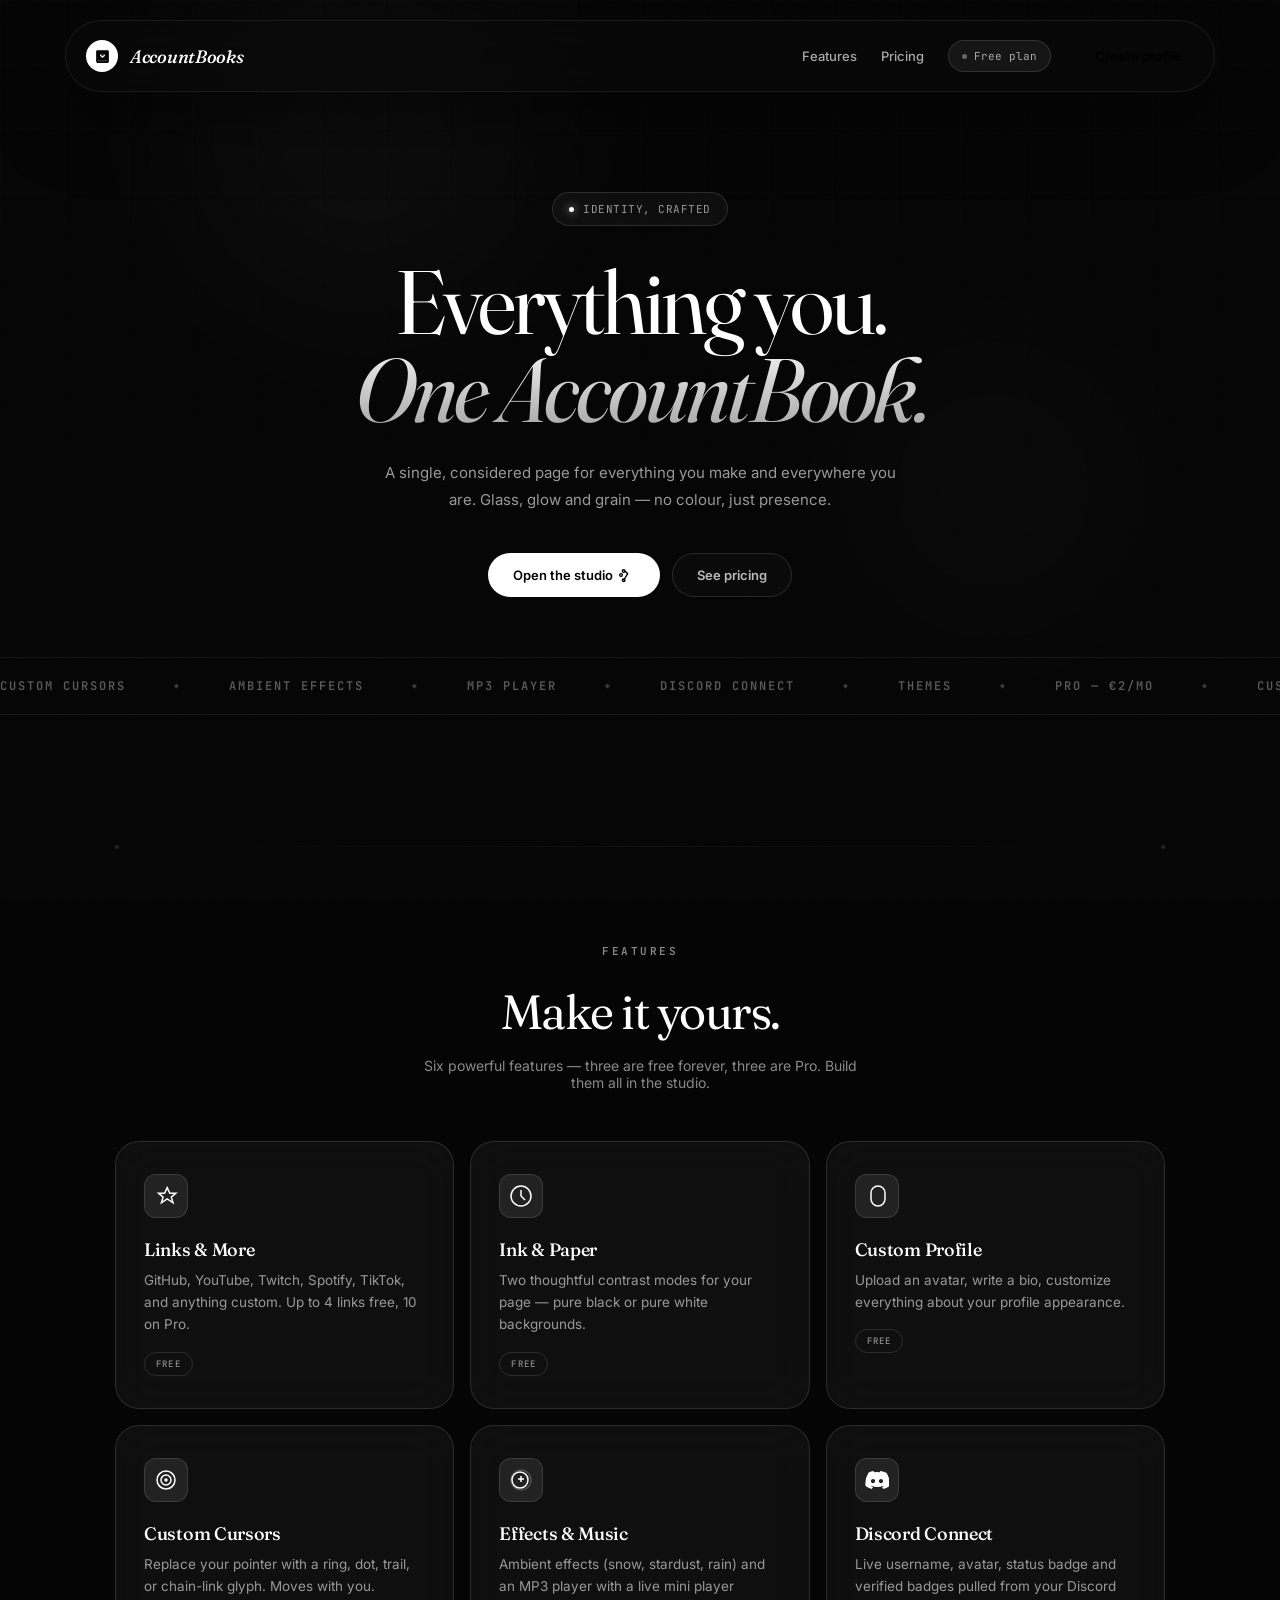
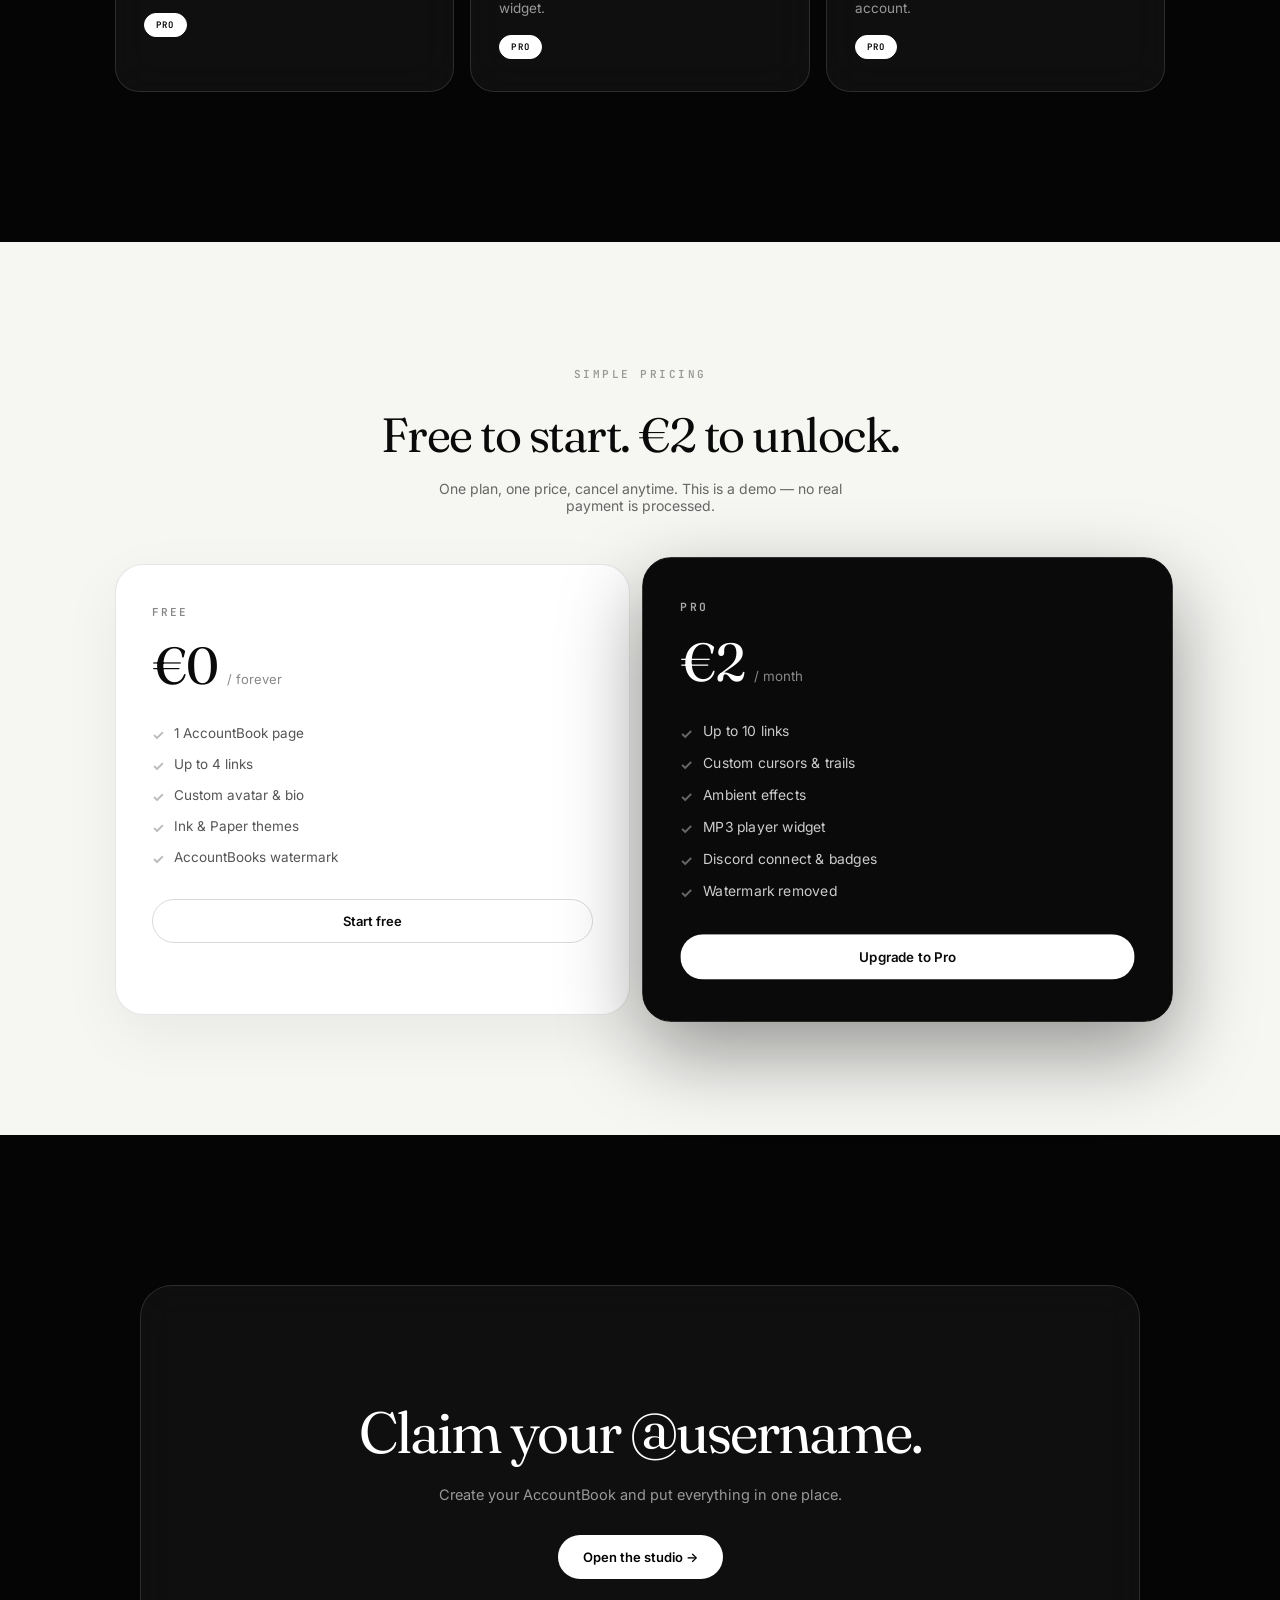
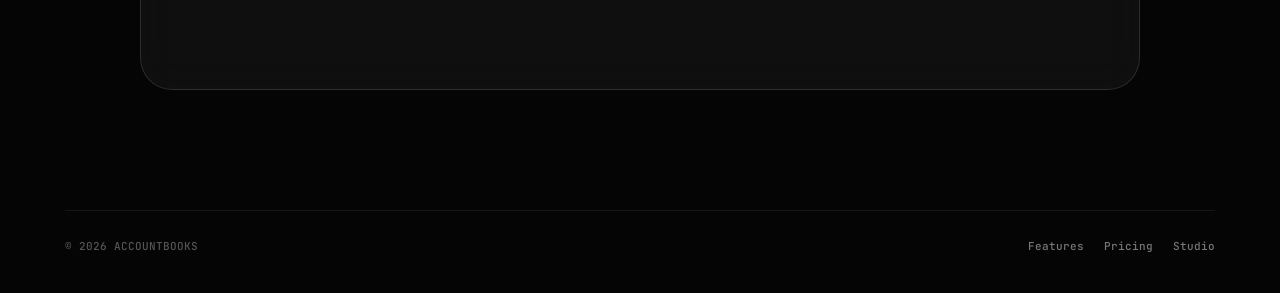
<file: index.html>
<!DOCTYPE html>
<html lang="en">
<head>
<meta charset="UTF-8">
<meta name="viewport" content="width=device-width, initial-scale=1.0">
<title>AccountBooks</title>
<meta name="description" content="A monochrome profile studio: glass cards, glowing rings, cursor trails, an MP3 player and a real Discord connect. Free to start, Pro for €2/month.">
<link rel="preconnect" href="https://fonts.googleapis.com">
<link rel="preconnect" href="https://fonts.gstatic.com" crossorigin>
<link href="https://fonts.googleapis.com/css2?family=Fraunces:ital,opsz,wght@0,9..144,300;0,9..144,380;0,9..144,500;0,9..144,600;1,9..144,400&family=JetBrains+Mono:wght@400;500;600&family=Inter:wght@400;500;600;700&display=swap" rel="stylesheet">
<link rel="stylesheet" href="styles.css">
</head>
<body>

<div class="background"><div class="orb orb1"></div><div class="orb orb2"></div><div class="orb orb3"></div><div class="grid"></div><div class="grain"></div></div>

<!-- NAVIGATION -->
<nav class="glass">
  <a href="index.html" class="brand">
    <div class="brand-mark">
      <svg viewBox="0 0 24 24" fill="none" xmlns="http://www.w3.org/2000/svg">
        <path d="M5 3h14c1.1 0 2 .9 2 2v14c0 1.1-.9 2-2 2H5c-1.1 0-2-.9-2-2V5c0-1.1.9-2 2-2z" fill="#000"/>
        <path d="M5 17h14v2H5zM9 8h6v6H9z" fill="#333"/>
        <path d="M9 10l3 3 3-3" stroke="#fff" stroke-width="1.5" stroke-linecap="round" stroke-linejoin="round"/>
      </svg>
    </div>
    <span class="brand-word">AccountBooks</span>
  </a>
  <div class="nav-links">
    <a href="#features">Features</a>
    <a href="#pricing">Pricing</a>
    <div class="plan-pill"><span class="dot"></span><span>Free plan</span></div>
    <div class="auth-section">
      <button class="nav-create" id="navCreateBtn">Create profile</button>
    </div>
  </div>
</nav>

<!-- HERO -->
<section class="hero">
  <div class="announcement glass"><span class="announcement-dot"></span> IDENTITY, CRAFTED</div>
  <h1>Everything you.<br><em>One AccountBook.</em></h1>
  <p class="hero-description">A single, considered page for everything you make and everywhere you are. Glass, glow and grain — no colour, just presence.</p>
  <div class="hero-actions">
    <a href="studio.html" class="button button-primary">
      <span>Open the studio</span>
      <svg class="button-icon" viewBox="0 0 24 24" fill="none" stroke="currentColor" stroke-width="2"><path d="M7 18c-1.1 0-2 .9-2 2s.9 2 2 2 2-.9 2-2-.9-2-2-2zM1 12c0-1.1.9-2 2-2s2 .9 2 2-.9 2-2 2-2-.9-2-2zm6-8c-1.1 0-2 .9-2 2s.9 2 2 2 2-.9 2-2-.9-2-2-2zm0 16l6-10-6-6"></path></svg>
    </a>
    <a href="#pricing" class="button button-secondary">See pricing</a>
  </div>
</section>

<div class="marquee"><div class="marquee-track" id="marqueeTrack"></div></div>

<div class="chain-divider"><span></span><div class="ln"></div><span></span></div>

<!-- FEATURES -->
<section class="section" id="features">
  <div class="section-heading">
    <div class="eyebrow">Features</div>
    <h2>Make it yours.</h2>
    <p>Six powerful features — three are free forever, three are Pro. Build them all in the studio.</p>
  </div>
  <div class="features">
    <div class="feature glass">
      <div class="feature-icon">
        <svg width="24" height="24" viewBox="0 0 24 24" fill="none" stroke="currentColor" stroke-width="1.5"><path d="M13.2 3.6L15.8 9.2H21.8L17.3 13.1L19 18.8L13.2 14.9L7.4 18.8L9.1 13.1L4.6 9.2H10.6L13.2 3.6Z"/></svg>
      </div>
      <h3>Links &amp; More</h3>
      <p>GitHub, YouTube, Twitch, Spotify, TikTok, and anything custom. Up to 4 links free, 10 on Pro.</p>
      <div><span class="tier-tag">Free</span></div>
    </div>
    <div class="feature glass">
      <div class="feature-icon">
        <svg width="24" height="24" viewBox="0 0 24 24" fill="none" stroke="currentColor" stroke-width="1.5"><circle cx="12" cy="12" r="10"/><path d="M12 6V12L16 16"/></svg>
      </div>
      <h3>Ink &amp; Paper</h3>
      <p>Two thoughtful contrast modes for your page — pure black or pure white backgrounds.</p>
      <div><span class="tier-tag">Free</span></div>
    </div>
    <div class="feature glass">
      <div class="feature-icon">
        <svg width="24" height="24" viewBox="0 0 24 24" fill="none" stroke="currentColor" stroke-width="1.5"><path d="M6 9C6 5.13401 9.13401 2 13 2C16.866 2 20 5.13401 20 9V15C20 18.866 16.866 22 13 22C9.13401 22 6 18.866 6 15V9Z"/></svg>
      </div>
      <h3>Custom Profile</h3>
      <p>Upload an avatar, write a bio, customize everything about your profile appearance.</p>
      <div><span class="tier-tag">Free</span></div>
    </div>
    <div class="feature glass">
      <div class="feature-icon">
        <svg width="24" height="24" viewBox="0 0 24 24" fill="none" stroke="currentColor" stroke-width="1.5"><circle cx="12" cy="12" r="9"/><circle cx="12" cy="12" r="5"/><circle cx="12" cy="12" r="1"/></svg>
      </div>
      <h3>Custom Cursors</h3>
      <p>Replace your pointer with a ring, dot, trail, or chain-link glyph. Moves with you.</p>
      <div><span class="tier-tag pro">Pro</span></div>
    </div>
    <div class="feature glass">
      <div class="feature-icon">
        <svg width="24" height="24" viewBox="0 0 24 24" fill="none" stroke="currentColor" stroke-width="1.5"><path d="M12 2C6.48 2 2 6.48 2 12C2 17.52 6.48 22 12 22C17.52 22 22 17.52 22 12C22 6.48 17.52 2 12 2Z" opacity="0.2"/><path d="M9 11H15M12 8V14M19 12C19 7.58 15.42 4 11 4C6.58 4 3 7.58 3 12C3 16.42 6.58 20 11 20C15.42 20 19 16.42 19 12Z"/></svg>
      </div>
      <h3>Effects &amp; Music</h3>
      <p>Ambient effects (snow, stardust, rain) and an MP3 player with a live mini player widget.</p>
      <div><span class="tier-tag pro">Pro</span></div>
    </div>
    <div class="feature glass">
      <div class="feature-icon">
        <svg width="24" height="24" viewBox="0 0 127.14 96.36" fill="currentColor"><path d="M107.7,8.07A105.15,105.15,0,0,0,81.47,0a72.06,72.06,0,0,0-3.36,6.83,99.68,99.68,0,0,0-30.22,0A72.37,72.37,0,0,0,45.67,0,105.89,105.89,0,0,0,19.44,8.07,105.09,105.09,0,0,0,2.84,80.37a104.88,104.88,0,0,0,32.88,16.07,77.64,77.64,0,0,0,6.73-10.92,63.51,63.51,0,0,1-10.86-5.18c.91-.66,1.8-1.34,2.66-2a75.57,75.57,0,0,0,64.32,0c.87.71,1.76,1.39,2.66,2a63.52,63.52,0,0,1-10.87,5.19,77.16,77.16,0,0,0,6.73,10.92,104.74,104.74,0,0,0,32.88-16.07,105.27,105.27,0,0,0-17.6-72.3ZM42.45,65.69C36.18,65.69,31,60.6,31,54s5-11.74,11.43-11.74c6.47,0,11.74,5.29,11.37,11.74,0,6.56-5.37,11.69-11.35,11.69Zm42.24,0C78.41,65.69,73.25,60.6,73.25,54s5-11.74,11.44-11.74c6.47,0,11.74,5.29,11.37,11.74,0,6.56-5.37,11.69-11.37,11.69Z"/></svg>
      </div>
      <h3>Discord Connect</h3>
      <p>Live username, avatar, status badge and verified badges pulled from your Discord account.</p>
      <div><span class="tier-tag pro">Pro</span></div>
    </div>
  </div>
</section>

<!-- PRICING (inverted) -->
<section class="section-invert" id="pricing">
  <div class="section-inner">
    <div class="section-heading">
      <div class="eyebrow">Simple pricing</div>
      <h2>Free to start. €2 to unlock.</h2>
      <p>One plan, one price, cancel anytime. This is a demo — no real payment is processed.</p>
    </div>
    <div class="pricing-grid">
      <div class="price-card">
        <div class="tier">Free</div>
        <div class="amount">€0 <span>/ forever</span></div>
        <ul>
          <li>1 AccountBook page</li>
          <li>Up to 4 links</li>
          <li>Custom avatar &amp; bio</li>
          <li>Ink &amp; Paper themes</li>
          <li>AccountBooks watermark</li>
        </ul>
        <a class="button button-secondary" href="studio.html">Start free</a>
      </div>
      <div class="price-card pro">
        <div class="tier">Pro</div>
        <div class="amount">€2 <span>/ month</span></div>
        <ul>
          <li>Up to 10 links</li>
          <li>Custom cursors &amp; trails</li>
          <li>Ambient effects</li>
          <li>MP3 player widget</li>
          <li>Discord connect &amp; badges</li>
          <li>Watermark removed</li>
        </ul>
        <a class="button button-primary" href="studio.html?upgrade=1">Upgrade to Pro</a>
      </div>
    </div>
  </div>
</section>

<!-- CTA -->
<section class="cta glass">
  <h2>Claim your @username.</h2>
  <p>Create your AccountBook and put everything in one place.</p>
  <a href="studio.html" class="button button-primary">Open the studio →</a>
</section>

<footer>
  <div>© 2026 ACCOUNTBOOKS</div>
  <div><a href="#features">Features</a><a href="#pricing">Pricing</a><a href="studio.html">Studio</a></div>
</footer>

<!-- CREATE PROFILE MODAL -->
<div class="modal-overlay" id="createModal">
  <div class="modal">
    <h3>Claim your username</h3>
    <p>Create your AccountBook and start building your profile in the studio. Nothing is saved to a server — it's a local demo of the editor.</p>
    <div class="field"><label>Username</label><input type="text" id="claimInput" placeholder="yourname"></div>
    <div class="modal-actions">
      <button class="button button-secondary" id="claimCancel">Cancel</button>
      <a href="studio.html" class="button button-primary" id="claimGo">Start building →</a>
    </div>
  </div>
</div>

<script>
(function(){
  "use strict";
  const reducedMotion = window.matchMedia('(prefers-reduced-motion: reduce)').matches;

  const words = ["CUSTOM CURSORS","AMBIENT EFFECTS","MP3 PLAYER","DISCORD CONNECT","THEMES","PRO — €2/MO"];
  const track = document.getElementById('marqueeTrack');
  for(let r=0;r<2;r++){ words.forEach(w=>{ const s=document.createElement('span'); s.textContent=w; track.appendChild(s); }); }

  document.querySelectorAll('a[href^="#"]').forEach(link=>{
    link.addEventListener('click', e=>{
      const id = link.getAttribute('href');
      const target = id.length>1 ? document.querySelector(id) : null;
      if(!target) return;
      e.preventDefault();
      target.scrollIntoView({behavior: reducedMotion ? 'auto' : 'smooth'});
    });
  });

  function slug(v){ return v.toLowerCase().replace(/[^a-z0-9_]/g,'').slice(0,30) || 'you'; }

  const modal = document.getElementById('createModal');
  const claimInput = document.getElementById('claimInput');
  const claimGo = document.getElementById('claimGo');

  function openModal(){ modal.classList.add('open'); claimInput.focus(); }
  function closeModal(){ modal.classList.remove('open'); }
  document.getElementById('navCreateBtn').addEventListener('click', openModal);
  document.getElementById('claimCancel').addEventListener('click', closeModal);
  modal.addEventListener('click', e=>{ if(e.target === modal) closeModal(); });

  // set the studio.html destination (with prefilled username) right before navigating
  claimGo.addEventListener('click', ()=>{
    const v = claimInput.value.trim();
    claimGo.href = v ? ('studio.html?u=' + encodeURIComponent(slug(v))) : 'studio.html';
  });
})();
</script>
</body>
</html>
</file>
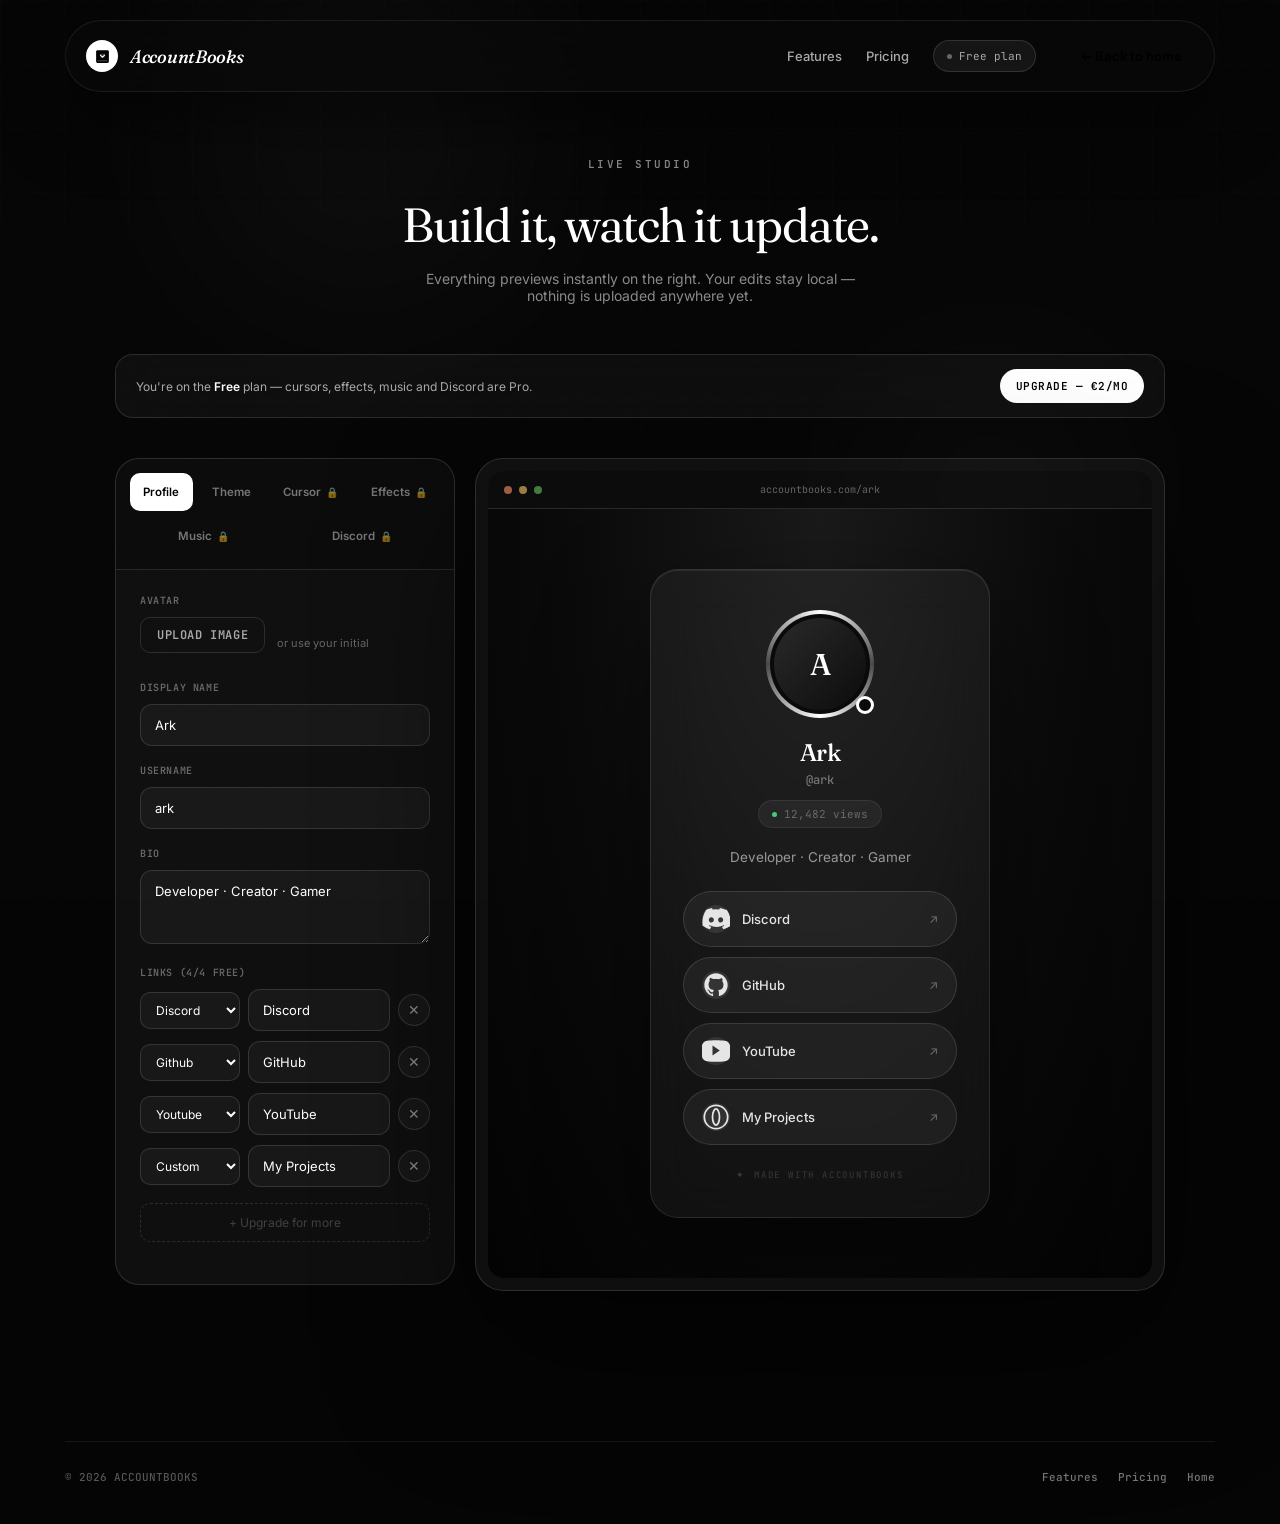
<file: studio.html>
<!DOCTYPE html>
<html lang="en">
<head>
<meta charset="UTF-8">
<meta name="viewport" content="width=device-width, initial-scale=1.0">
<title>Studio — AccountBooks</title>
<meta name="description" content="Build your AccountBooks profile: theme, cursor, effects, MP3 player and Discord connect.">
<link rel="preconnect" href="https://fonts.googleapis.com">
<link rel="preconnect" href="https://fonts.gstatic.com" crossorigin>
<link href="https://fonts.googleapis.com/css2?family=Fraunces:ital,opsz,wght@0,9..144,300;0,9..144,380;0,9..144,500;0,9..144,600;1,9..144,400&family=JetBrains+Mono:wght@400;500;600&family=Inter:wght@400;500;600;700&display=swap" rel="stylesheet">
<link rel="stylesheet" href="styles.css">
</head>
<body>

<div class="background"><div class="orb orb1"></div><div class="orb orb2"></div><div class="orb orb3"></div><div class="grid"></div><div class="grain"></div></div>

<!-- NAVIGATION -->
<nav class="glass">
  <a href="index.html" class="brand">
    <div class="brand-mark">
      <svg viewBox="0 0 24 24" fill="none" xmlns="http://www.w3.org/2000/svg">
        <path d="M5 3h14c1.1 0 2 .9 2 2v14c0 1.1-.9 2-2 2H5c-1.1 0-2-.9-2-2V5c0-1.1.9-2 2-2z" fill="#000"/>
        <path d="M5 17h14v2H5zM9 8h6v6H9z" fill="#333"/>
        <path d="M9 10l3 3 3-3" stroke="#fff" stroke-width="1.5" stroke-linecap="round" stroke-linejoin="round"/>
      </svg>
    </div>
    <span class="brand-word">AccountBooks</span>
  </a>
  <div class="nav-links">
    <a href="index.html#features">Features</a>
    <a href="index.html#pricing">Pricing</a>
    <div class="plan-pill" id="planPill"><span class="dot"></span><span id="planPillText">Free plan</span></div>
    <a href="index.html" class="nav-create">← Back to home</a>
  </div>
</nav>

<!-- STUDIO -->
<section class="studio-page-shell" id="studio" style="margin-top:60px;">
  <div class="section-heading">
    <div class="eyebrow">Live studio</div>
    <h2>Build it, watch it update.</h2>
    <p>Everything previews instantly on the right. Your edits stay local — nothing is uploaded anywhere yet.</p>
  </div>

  <div class="studio">
    <div class="upgrade-bar glass" id="upgradeBar">
      <div class="l">You're on the <b>Free</b> plan — cursors, effects, music and Discord are Pro.</div>
      <button id="upgradeBarBtn">Upgrade — €2/mo</button>
    </div>

    <!-- EDITOR PANEL -->
    <div class="panel">
      <div class="tabs">
        <button class="tab-btn active" data-tab="profile">Profile</button>
        <button class="tab-btn" data-tab="theme">Theme</button>
        <button class="tab-btn" data-tab="cursor">Cursor <span class="lock" data-lock>🔒</span></button>
        <button class="tab-btn" data-tab="fx">Effects <span class="lock" data-lock>🔒</span></button>
        <button class="tab-btn" data-tab="music">Music <span class="lock" data-lock>🔒</span></button>
        <button class="tab-btn" data-tab="discord">Discord <span class="lock" data-lock>🔒</span></button>
      </div>

      <!-- PROFILE TAB -->
      <div class="tab-body active" data-tab="profile">
        <div class="field">
          <label>Avatar</label>
          <div class="avatar-upload">
            <label class="up">Upload image
              <input type="file" id="avatarInput" accept="image/*">
            </label>
            <span class="hint" id="avatarHint">or use your initial</span>
          </div>
        </div>
        <div class="field">
          <label>Display name</label>
          <input type="text" id="nameInput" value="Ark" maxlength="40">
        </div>
        <div class="field">
          <label>Username</label>
          <input type="text" id="userInput" value="ark" maxlength="30">
        </div>
        <div class="field">
          <label>Bio</label>
          <textarea id="bioInput" rows="3" maxlength="140">Developer · Creator · Gamer</textarea>
        </div>
        <div class="field">
          <label>Links <span id="linkCount" style="color:#666;">(4/4 free)</span></label>
          <div id="linkRows"></div>
          <button class="add-link-btn" id="addLinkBtn">+ Add link</button>
        </div>
      </div>

      <!-- THEME TAB -->
      <div class="tab-body" data-tab="theme">
        <div class="field">
          <label>Page contrast</label>
          <div class="opt-row" id="themeOpts">
            <button class="opt active" data-theme="ink">Ink (dark)</button>
            <button class="opt" data-theme="paper">Paper (light)</button>
          </div>
        </div>
        <div class="field">
          <label>Accent shade <span class="lock" data-lock>🔒 Pro</span></label>
          <div class="swatches" id="accentSwatches"></div>
          <p class="hint">Fine-tune the grey used on interactive elements.</p>
        </div>
      </div>

      <!-- CURSOR TAB -->
      <div class="tab-body" data-tab="cursor">
        <div id="cursorLocked" class="locked-panel">
          <div class="lk-icon">🎯</div>
          <p>Custom cursors are a Pro feature. Choose from ring, dot, trail, or chain-link styles.</p>
          <button id="cursorUpgradeBtn">Upgrade — €2/mo</button>
        </div>
        <div id="cursorUnlocked" style="display:none;">
          <div class="field">
            <label>Cursor style</label>
            <div class="opt-row" id="cursorOpts">
              <button class="opt active" data-cursor="system">System</button>
              <button class="opt" data-cursor="ring">Ring</button>
              <button class="opt" data-cursor="dot">Dot</button>
              <button class="opt" data-cursor="trail">Trail</button>
              <button class="opt" data-cursor="link">Chain link</button>
            </div>
          </div>
        </div>
      </div>

      <!-- EFFECTS TAB -->
      <div class="tab-body" data-tab="fx">
        <div id="fxLocked" class="locked-panel">
          <div class="lk-icon">✨</div>
          <p>Ambient effects are a Pro feature. Add quiet motion: snow, stardust, or digital rain.</p>
          <button id="fxUpgradeBtn">Upgrade — €2/mo</button>
        </div>
        <div id="fxUnlocked" style="display:none;">
          <div class="field">
            <label>Background effect</label>
            <div class="opt-row" id="fxOpts">
              <button class="opt active" data-fx="none">None</button>
              <button class="opt" data-fx="snow">Snow</button>
              <button class="opt" data-fx="stars">Stardust</button>
              <button class="opt" data-fx="rain">Digital rain</button>
            </div>
          </div>
        </div>
      </div>

      <!-- MUSIC TAB -->
      <div class="tab-body" data-tab="music">
        <div id="musicLocked" class="locked-panel">
          <div class="lk-icon">♫</div>
          <p>The MP3 player is a Pro feature. Add a theme song with a live mini player.</p>
          <button id="musicUpgradeBtn">Upgrade — €2/mo</button>
        </div>
        <div id="musicUnlocked" style="display:none;">
          <div class="field">
            <label>Profile track</label>
            <label class="music-drop" for="musicInput">
              Click to upload an MP3<br><span style="color:#777; font-size:11px;">Plays on your profile</span>
              <input type="file" id="musicInput" accept="audio/*">
            </label>
            <div class="music-now" id="musicNow" style="display:none;"></div>
          </div>
        </div>
      </div>

      <!-- DISCORD TAB -->
      <div class="tab-body" data-tab="discord">
        <div id="discordLocked" class="locked-panel">
          <div class="lk-icon">💬</div>
          <p>Discord connect is a Pro feature. Show your live username, avatar, status and badges.</p>
          <button id="discordUpgradeBtn">Upgrade — €2/mo</button>
        </div>
        <div id="discordUnlocked" style="display:none;">
          <div class="field" id="discordDisconnected">
            <label>Connect your Discord</label>
            <p class="hint" style="margin-bottom:14px;">Real Discord OAuth (identify scope) — no backend or client secret required.</p>
            <button class="discord-btn" id="discordConnectBtn">
              <svg viewBox="0 0 127.14 96.36" fill="currentColor"><path d="M107.7,8.07A105.15,105.15,0,0,0,81.47,0a72.06,72.06,0,0,0-3.36,6.83,99.68,99.68,0,0,0-30.22,0A72.37,72.37,0,0,0,45.67,0,105.89,105.89,0,0,0,19.44,8.07,105.09,105.09,0,0,0,2.84,80.37a104.88,104.88,0,0,0,32.88,16.07,77.64,77.64,0,0,0,6.73-10.92,63.51,63.51,0,0,1-10.86-5.18c.91-.66,1.8-1.34,2.66-2a75.57,75.57,0,0,0,64.32,0c.87.71,1.76,1.39,2.66,2a63.52,63.52,0,0,1-10.87,5.19,77.16,77.16,0,0,0,6.73,10.92,104.74,104.74,0,0,0,32.88-16.07,105.27,105.27,0,0,0-17.6-72.3ZM42.45,65.69C36.18,65.69,31,60.6,31,54s5-11.74,11.43-11.74c6.47,0,11.74,5.29,11.37,11.74,0,6.56-5.37,11.69-11.35,11.69Zm42.24,0C78.41,65.69,73.25,60.6,73.25,54s5-11.74,11.44-11.74c6.47,0,11.74,5.29,11.37,11.74,0,6.56-5.37,11.69-11.37,11.69Z"/></svg>
              Connect with Discord
            </button>
            <button class="demo-btn" id="discordDemoBtn">Preview with demo data</button>
            <div class="field" style="margin-top:16px;">
              <label>Your OAuth Client ID (optional)</label>
              <input type="text" id="clientIdInput" placeholder="Paste your Discord Client ID">
              <p class="hint">Register a free app at discord.com/developers, add this page's URL as a redirect, set scope to <code>identify</code>.</p>
            </div>
          </div>
          <div id="discordConnected" style="display:none;">
            <p class="hint" style="margin-bottom:12px;">✓ Connected — your Discord data is now live on your profile.</p>
            <button class="disconnect-btn" id="discordDisconnectBtn">Disconnect Discord</button>
          </div>
        </div>
      </div>
    </div>

    <!-- PREVIEW -->
    <div class="browser">
      <div class="browser-top">
        <div class="browser-dots"><span></span><span></span><span></span></div>
        <div class="address" id="addressBar">accountbooks.com/ark</div>
      </div>
      <div id="previewStage">
        <canvas id="fxCanvas"></canvas>
        <div id="customCursor"></div>
        <div id="trailLayer"></div>
        <div class="profile-card glass">
          <div class="avatar-ring" id="avatarRing">
            <div class="avatar-ring-mask">
              <div class="profile-avatar" id="previewAvatar">A</div>
            </div>
            <div class="status-dot" id="statusDot"></div>
          </div>
          <div class="profile-name" id="previewName">Ark <span class="pro-tag" id="proTag" style="display:none;">PRO</span></div>
          <div class="profile-username" id="previewUser">@ark</div>
          <div class="view-count"><span class="p"></span><span id="viewCountText">12,482 views</span></div>
          <div class="badges" id="previewBadges" style="display:none;"></div>
          <div class="demo-flag" id="demoFlag" style="display:none;">Demo Discord data</div>
          <div class="profile-bio" id="previewBio">Developer · Creator · Gamer</div>
          <div class="player" id="musicPlayer" style="display:none;">
            <button id="playBtn">▶</button>
            <div class="title" id="playerTitle">track.mp3</div>
            <div class="eq" id="eq"><span></span><span></span><span></span></div>
          </div>
          <div class="profile-links" id="previewLinks"></div>
          <div class="watermark" id="watermark"><span>✦</span> MADE WITH ACCOUNTBOOKS</div>
        </div>
      </div>
    </div>
  </div>
</section>

<footer>
  <div>© 2026 ACCOUNTBOOKS</div>
  <div><a href="index.html#features">Features</a><a href="index.html#pricing">Pricing</a><a href="index.html">Home</a></div>
</footer>

<!-- UPGRADE MODAL -->
<div class="modal-overlay" id="upgradeModal">
  <div class="modal">
    <h3>Upgrade to Pro</h3>
    <div class="price-line">€2 <span>/ month</span></div>
    <p>Unlock all Pro features:</p>
    <ul>
      <li>Custom cursors — ring, dot, trail, chain link</li>
      <li>Ambient effects — snow, stardust, digital rain</li>
      <li>MP3 player with live mini player</li>
      <li>Discord connect with status &amp; real badges</li>
      <li>Up to 10 links on your profile</li>
      <li>Remove the AccountBooks watermark</li>
    </ul>
    <p style="margin-top:12px; font-size:12px;">This is a demo. "Simulate" just unlocks Pro so you can try everything.</p>
    <div class="modal-actions">
      <button class="button button-secondary" id="upgradeCancel">Maybe later</button>
      <button class="button button-primary" id="upgradeConfirm">Simulate upgrade</button>
    </div>
  </div>
</div>

<script>
(function(){
  "use strict";

  const reducedMotion = window.matchMedia('(prefers-reduced-motion: reduce)').matches;

  const state = {
    name: "Ark", user: "ark", bio: "Developer · Creator · Gamer",
    avatarUrl: "", theme: "ink", accent: "#ffffff",
    cursor: "system", fx: "none",
    links: [
      {platform:"discord", label:"Discord", url:"#"},
      {platform:"github", label:"GitHub", url:"#"},
      {platform:"youtube", label:"YouTube", url:"#"},
      {platform:"custom", label:"My Projects", url:"#"}
    ],
    musicName:"", pro:false,
    discord: null, discordDemo:false
  };

  const ACCENTS = ["#ffffff","#d9d9d9","#b0b0b0","#7a7a7a","#4a4a4a"];
  const FREE_LINK_MAX = 4, PRO_LINK_MAX = 10;

  document.querySelectorAll('.tab-btn').forEach(btn=>{
    btn.addEventListener('click', ()=>{
      document.querySelectorAll('.tab-btn').forEach(b=>b.classList.remove('active'));
      document.querySelectorAll('.tab-body').forEach(b=>b.classList.remove('active'));
      btn.classList.add('active');
      document.querySelector('.tab-body[data-tab="'+btn.dataset.tab+'"]').classList.add('active');
    });
  });

  const nameInput = document.getElementById('nameInput');
  const userInput = document.getElementById('userInput');
  const bioInput = document.getElementById('bioInput');
  const addressBar = document.getElementById('addressBar');

  function slug(v){ return v.toLowerCase().replace(/[^a-z0-9_]/g,'').slice(0,30) || 'you'; }

  nameInput.addEventListener('input', ()=>{ state.name = nameInput.value || 'You'; renderProfile(); });
  userInput.addEventListener('input', ()=>{ state.user = slug(userInput.value); renderProfile(); });
  bioInput.addEventListener('input', ()=>{ state.bio = bioInput.value; renderProfile(); });

  document.getElementById('avatarInput').addEventListener('change', e=>{
    const f = e.target.files[0];
    if(!f) return;
    if(state.avatarUrl) URL.revokeObjectURL(state.avatarUrl);
    state.avatarUrl = URL.createObjectURL(f);
    document.getElementById('avatarHint').textContent = f.name;
    renderProfile();
  });

  const PLATFORMS = ["discord","github","youtube","twitch","spotify","tiktok","custom"];
  const PLATFORM_ICONS = {
    discord: '<svg viewBox="0 0 127.14 96.36" fill="currentColor"><path d="M107.7,8.07A105.15,105.15,0,0,0,81.47,0a72.06,72.06,0,0,0-3.36,6.83,99.68,99.68,0,0,0-30.22,0A72.37,72.37,0,0,0,45.67,0,105.89,105.89,0,0,0,19.44,8.07,105.09,105.09,0,0,0,2.84,80.37a104.88,104.88,0,0,0,32.88,16.07,77.64,77.64,0,0,0,6.73-10.92,63.51,63.51,0,0,1-10.86-5.18c.91-.66,1.8-1.34,2.66-2a75.57,75.57,0,0,0,64.32,0c.87.71,1.76,1.39,2.66,2a63.52,63.52,0,0,1-10.87,5.19,77.16,77.16,0,0,0,6.73,10.92,104.74,104.74,0,0,0,32.88-16.07,105.27,105.27,0,0,0-17.6-72.3ZM42.45,65.69C36.18,65.69,31,60.6,31,54s5-11.74,11.43-11.74c6.47,0,11.74,5.29,11.37,11.74,0,6.56-5.37,11.69-11.35,11.69Zm42.24,0C78.41,65.69,73.25,60.6,73.25,54s5-11.74,11.44-11.74c6.47,0,11.74,5.29,11.37,11.74,0,6.56-5.37,11.69-11.37,11.69Z"/></svg>',
    github: '<svg viewBox="0 0 24 24" fill="currentColor"><path d="M12 2C6.477 2 2 6.477 2 12c0 4.42 2.865 8.17 6.839 9.49.5.092.682-.217.682-.482 0-.237-.008-.868-.013-1.703-2.782.603-3.369-1.34-3.369-1.34-.454-1.156-1.11-1.463-1.11-1.463-.908-.62.069-.608.069-.608 1.003.07 1.531 1.03 1.531 1.03.892 1.529 2.341 1.546 2.914 1.186.092-.923.35-1.546.636-1.903-2.22-.253-4.555-1.11-4.555-4.943 0-1.091.39-1.984 1.029-2.683-.103-.253-.446-1.27.098-2.647 0 0 .84-.269 2.75 1.025A9.578 9.578 0 0112 6.836c.85.004 1.705.114 2.504.336 1.909-1.294 2.747-1.025 2.747-1.025.546 1.377.203 2.394.1 2.647.64.699 1.028 1.592 1.028 2.683 0 3.842-2.339 4.687-4.566 4.935.359.309.678.919.678 1.852 0 1.336-.012 2.415-.012 2.743 0 .267.18.578.688.48C19.137 20.167 22 16.418 22 12c0-5.523-4.477-10-10-10z"/></svg>',
    youtube: '<svg viewBox="0 0 24 24" fill="currentColor"><path d="M19.615 3.175c-3.674-.576-11.556-.576-15.23 0-4.124.648-4.887 4.059-4.887 8.825 0 4.766.763 8.177 4.887 8.825 3.674.576 11.556.576 15.23 0 4.124-.648 4.887-4.059 4.887-8.825 0-4.766-.763-8.177-4.887-8.825zm-10.615 12.582v-8.414l6.267 4.207-6.267 4.207z"/></svg>',
    twitch: '<svg viewBox="0 0 24 24" fill="currentColor"><path d="M11 2H2v16h5v4l4-4h5l7-7V2h-5v8l-3 3H8V2z"/></svg>',
    spotify: '<svg viewBox="0 0 24 24" fill="currentColor"><circle cx="12" cy="12" r="10"/><path d="M9.5 10c0-.828.672-1.5 1.5-1.5s1.5.672 1.5 1.5v3c0 .828-.672 1.5-1.5 1.5s-1.5-.672-1.5-1.5v-3zm5 0c0-.828.672-1.5 1.5-1.5s1.5.672 1.5 1.5v4c0 .828-.672 1.5-1.5 1.5s-1.5-.672-1.5-1.5v-4z" fill="#191414"/></svg>',
    tiktok: '<svg viewBox="0 0 24 24" fill="currentColor"><path d="M19.59 6.69a4.83 4.83 0 0 1-3.77-4.25V2h-3.45v13.67a2.89 2.89 0 0 1-5.66 1.94 2.89 2.89 0 0 1 5.66-1.93v-3.28a6.47 6.47 0 0 0-5.66 3.26v-4.53a4.33 4.33 0 0 0-1.41-.25A4.33 4.33 0 0 0 8 17.69a4.16 4.16 0 0 0 3.44 1.61 4.18 4.18 0 0 0 1.57-.3v-3.1a7.98 7.98 0 0 0 1.58.15 4.48 4.48 0 0 0 4-4.3V6.93a6.86 6.86 0 0 0 1.52 1.64v-3.6a5.1 5.1 0 0 1-.88-.57z"/></svg>',
    custom: '<svg viewBox="0 0 24 24" fill="none" stroke="currentColor" stroke-width="1.5"><path d="M12 5c-1 0-3 2-3 7s2 7 3 7 3-2 3-7-2-7-3-7z"/><circle cx="12" cy="12" r="10"/></svg>'
  };

  const linkRows = document.getElementById('linkRows');
  const linkCount = document.getElementById('linkCount');
  const addLinkBtn = document.getElementById('addLinkBtn');

  function renderLinkRows(){
    linkRows.innerHTML = "";
    state.links.forEach((link, i)=>{
      const row = document.createElement('div');
      row.className = 'link-row';
      const sel = document.createElement('select');
      PLATFORMS.forEach(p=>{
        const o = document.createElement('option');
        o.value = p; o.textContent = p[0].toUpperCase()+p.slice(1);
        if(p === link.platform) o.selected = true;
        sel.appendChild(o);
      });
      sel.addEventListener('change', ()=>{ link.platform = sel.value; renderProfile(); });

      const labelInput = document.createElement('input');
      labelInput.type = 'text'; labelInput.value = link.label; labelInput.placeholder='Label';
      labelInput.addEventListener('input', ()=>{ link.label = labelInput.value; renderProfile(); });

      const del = document.createElement('button');
      del.textContent = '✕'; del.type='button';
      del.addEventListener('click', ()=>{ state.links.splice(i,1); renderLinkRows(); renderProfile(); updateLinkCount(); });

      row.appendChild(sel); row.appendChild(labelInput); row.appendChild(del);
      linkRows.appendChild(row);
    });
    updateLinkCount();
  }

  function updateLinkCount(){
    const max = state.pro ? PRO_LINK_MAX : FREE_LINK_MAX;
    linkCount.textContent = '('+state.links.length+'/'+max+(state.pro?' pro':' free')+')';
    addLinkBtn.disabled = state.links.length >= max;
    addLinkBtn.textContent = state.links.length >= max && !state.pro ? '+ Upgrade for more' : '+ Add link';
  }

  addLinkBtn.addEventListener('click', ()=>{
    const max = state.pro ? PRO_LINK_MAX : FREE_LINK_MAX;
    if(state.links.length >= max){ openUpgradeModal(); return; }
    state.links.push({platform:'custom', label:'New link', url:'#'});
    renderLinkRows(); renderProfile();
  });

  document.getElementById('themeOpts').addEventListener('click', e=>{
    const btn = e.target.closest('.opt'); if(!btn) return;
    document.querySelectorAll('#themeOpts .opt').forEach(b=>b.classList.remove('active'));
    btn.classList.add('active');
    state.theme = btn.dataset.theme;
    applyTheme();
  });

  const accentSwatches = document.getElementById('accentSwatches');
  ACCENTS.forEach((c,i)=>{
    const s = document.createElement('div');
    s.className = 'swatch' + (i===0 ? ' active':'');
    s.style.background = c;
    s.addEventListener('click', ()=>{
      if(!state.pro){ openUpgradeModal(); return; }
      document.querySelectorAll('.swatch').forEach(x=>x.classList.remove('active'));
      s.classList.add('active');
      state.accent = c;
    });
    accentSwatches.appendChild(s);
  });

  function applyTheme(){
    const stage = document.getElementById('previewStage');
    stage.classList.toggle('stage-paper', state.theme === 'paper');
    startFx(state.fx);
  }

  const stage = document.getElementById('previewStage');
  const cursorEl = document.getElementById('customCursor');
  const trailLayer = document.getElementById('trailLayer');
  let trailDots = [], trailRaf = null, mouseX=0, mouseY=0;

  function buildTrail(){
    trailLayer.innerHTML = '';
    trailDots = [];
    for(let i=0;i<10;i++){
      const d = document.createElement('div');
      d.className = 'trail-dot';
      trailLayer.appendChild(d);
      trailDots.push({el:d, x:0, y:0});
    }
  }
  function trailTick(){
    let px = mouseX, py = mouseY;
    trailDots.forEach((d,i)=>{
      d.x += (px - d.x) * 0.35;
      d.y += (py - d.y) * 0.35;
      d.el.style.left = d.x + 'px';
      d.el.style.top = d.y + 'px';
      d.el.style.opacity = state.cursor === 'trail' ? (1 - i/trailDots.length)*0.8 : 0;
      d.el.style.transform = 'translate(-50%,-50%) scale('+(1 - i/trailDots.length*0.7)+')';
      px = d.x; py = d.y;
    });
    trailRaf = requestAnimationFrame(trailTick);
  }
  buildTrail();
  if(!reducedMotion) trailTick();

  document.getElementById('cursorOpts').addEventListener('click', e=>{
    const btn = e.target.closest('.opt'); if(!btn) return;
    document.querySelectorAll('#cursorOpts .opt').forEach(b=>b.classList.remove('active'));
    btn.classList.add('active');
    state.cursor = btn.dataset.cursor;
    cursorEl.className = '';
    if(state.cursor === 'system' || state.cursor === 'trail'){
      stage.style.cursor = state.cursor === 'trail' ? 'none' : 'auto';
      cursorEl.style.opacity = 0;
    } else {
      stage.style.cursor = 'none';
      cursorEl.classList.add(state.cursor === 'dot' ? 'dot' : state.cursor === 'link' ? 'link' : '');
    }
  });

  stage.addEventListener('mousemove', e=>{
    const rect = stage.getBoundingClientRect();
    mouseX = e.clientX - rect.left; mouseY = e.clientY - rect.top;
    if(state.cursor === 'system' || state.cursor === 'trail' || !state.pro) return;
    cursorEl.style.left = mouseX + 'px';
    cursorEl.style.top = mouseY + 'px';
    cursorEl.style.opacity = 1;
  });
  stage.addEventListener('mouseleave', ()=>{ cursorEl.style.opacity = 0; });

  const canvas = document.getElementById('fxCanvas');
  const ctx = canvas.getContext('2d');
  let particles = [], rafId = null;

  function sizeCanvas(){ canvas.width = stage.clientWidth; canvas.height = stage.clientHeight; }
  window.addEventListener('resize', sizeCanvas);

  function makeParticles(mode){
    particles = [];
    const w = canvas.width, h = canvas.height;
    if(mode === 'snow'){
      for(let i=0;i<70;i++) particles.push({x:Math.random()*w,y:Math.random()*h,r:1+Math.random()*2.4,vy:.4+Math.random()*.8,vx:(Math.random()-.5)*.4});
    } else if(mode === 'stars'){
      for(let i=0;i<90;i++) particles.push({x:Math.random()*w,y:Math.random()*h,r:.5+Math.random()*1.4,a:Math.random(),d:(Math.random()>.5?1:-1)*(.005+Math.random()*.01)});
    } else if(mode === 'rain'){
      for(let i=0;i<40;i++) particles.push({x:Math.random()*w,y:Math.random()*h,len:10+Math.random()*20,vy:3+Math.random()*4});
    }
  }

  function fxColor(baseAlpha){
    const paper = state.theme === 'paper';
    return paper ? 'rgba(10,10,10,'+baseAlpha+')' : 'rgba(255,255,255,'+baseAlpha+')';
  }

  function tick(){
    const w = canvas.width, h = canvas.height;
    ctx.clearRect(0,0,w,h);
    if(state.fx === 'snow'){
      ctx.fillStyle = fxColor(.7);
      particles.forEach(p=>{
        p.y += p.vy; p.x += p.vx;
        if(p.y > h) p.y = -4;
        ctx.beginPath(); ctx.arc(p.x,p.y,p.r,0,Math.PI*2); ctx.fill();
      });
    } else if(state.fx === 'stars'){
      particles.forEach(p=>{
        p.a += p.d;
        if(p.a<=0||p.a>=1) p.d*=-1;
        ctx.fillStyle = fxColor(Math.max(0,p.a));
        ctx.beginPath(); ctx.arc(p.x,p.y,p.r,0,Math.PI*2); ctx.fill();
      });
    } else if(state.fx === 'rain'){
      ctx.strokeStyle = fxColor(.45);
      ctx.lineWidth = 1;
      particles.forEach(p=>{
        p.y += p.vy;
        if(p.y > h) p.y = -20;
        ctx.beginPath(); ctx.moveTo(p.x,p.y); ctx.lineTo(p.x,p.y+p.len); ctx.stroke();
      });
    }
    rafId = requestAnimationFrame(tick);
  }

  function startFx(mode){
    cancelAnimationFrame(rafId);
    if(!canvas.width) sizeCanvas();
    ctx.clearRect(0,0,canvas.width,canvas.height);
    if(mode === 'none' || !state.pro) return;
    sizeCanvas();
    makeParticles(mode);
    tick();
  }

  document.getElementById('fxOpts').addEventListener('click', e=>{
    const btn = e.target.closest('.opt'); if(!btn) return;
    document.querySelectorAll('#fxOpts .opt').forEach(b=>b.classList.remove('active'));
    btn.classList.add('active');
    state.fx = btn.dataset.fx;
    startFx(state.fx);
  });

  let audioEl = null;
  const musicInput = document.getElementById('musicInput');
  const musicNow = document.getElementById('musicNow');
  const player = document.getElementById('musicPlayer');
  const playBtn = document.getElementById('playBtn');
  const playerTitle = document.getElementById('playerTitle');
  const eq = document.getElementById('eq');

  musicInput.addEventListener('change', e=>{
    const f = e.target.files[0];
    if(!f) return;
    if(audioEl){ audioEl.pause(); URL.revokeObjectURL(audioEl.src); }
    audioEl = new Audio(URL.createObjectURL(f));
    audioEl.loop = true;
    state.musicName = f.name;
    musicNow.style.display = 'flex';
    musicNow.textContent = '♪ ' + f.name;
    player.style.display = 'flex';
    playerTitle.textContent = f.name;
    playBtn.textContent = '▶';
    eq.classList.remove('playing');
  });

  playBtn.addEventListener('click', ()=>{
    if(!audioEl) return;
    if(audioEl.paused){ audioEl.play(); playBtn.textContent='❚❚'; eq.classList.add('playing'); }
    else { audioEl.pause(); playBtn.textContent='▶'; eq.classList.remove('playing'); }
  });

  const DISCORD_FLAGS = [
    {bit:1<<0, name:"Staff"}, {bit:1<<1, name:"Partner"},
    {bit:1<<2, name:"HypeSquad Events"}, {bit:1<<3, name:"Bug Hunter"},
    {bit:1<<9, name:"Early Supporter"}, {bit:1<<14, name:"Bug Hunter II"},
    {bit:1<<17, name:"Verified Bot Dev"}, {bit:1<<22, name:"Active Developer"}
  ];

  function badgeSvg(){
    return '<svg viewBox="0 0 24 24" fill="currentColor"><path d="M12 2l2.4 6.6L21 10l-5 4.4L17.4 21 12 17.3 6.6 21 8 14.4 3 10l6.6-1.4z"/></svg>';
  }

  function renderDiscordBadges(){
    const wrap = document.getElementById('previewBadges');
    const flag = document.getElementById('demoFlag');
    if(!state.discord){ wrap.style.display='none'; flag.style.display='none'; return; }
    wrap.innerHTML = '';
    const flags = state.discord.flags || [];
    flags.forEach(f=>{
      const b = document.createElement('div'); b.className='badge'; b.title=f; b.innerHTML = badgeSvg();
      wrap.appendChild(b);
    });
    if(!flags.length){
      const b = document.createElement('div'); b.className='badge'; b.title='Discord connected'; b.innerHTML = badgeSvg();
      wrap.appendChild(b);
    }
    wrap.style.display = 'flex';
    flag.style.display = state.discordDemo ? 'block' : 'none';
  }

  function decodeFlags(bitfield){
    return DISCORD_FLAGS.filter(f => (bitfield & f.bit) === f.bit).map(f=>f.name);
  }

  async function finishDiscordLogin(token){
    try{
      const res = await fetch('https://discord.com/api/users/@me', {headers:{Authorization:'Bearer '+token}});
      if(!res.ok) throw new Error('auth failed');
      const u = await res.json();
      const avatar = u.avatar ? ('https://cdn.discordapp.com/avatars/'+u.id+'/'+u.avatar+'.png?size=128') : null;
      state.discord = { username: u.global_name || u.username, handle: u.username, avatar, flags: decodeFlags(u.public_flags || 0) };
      state.discordDemo = false;
      applyDiscordToProfile();
    }catch(err){
      alert('Discord connect failed — check your Client ID and redirect URL in the Discord developer portal.');
    }
  }

  function applyDiscordToProfile(){
    document.getElementById('discordDisconnected').style.display = 'none';
    document.getElementById('discordConnected').style.display = 'block';
    if(state.discord.avatar) state.avatarUrl = state.discord.avatar;
    nameInput.value = state.discord.username;
    userInput.value = slug(state.discord.handle);
    state.name = state.discord.username;
    state.user = slug(state.discord.handle);
    renderProfile();
    renderDiscordBadges();
  }

  document.getElementById('discordConnectBtn').addEventListener('click', ()=>{
    const clientId = document.getElementById('clientIdInput').value.trim();
    if(!clientId){ alert("Add your Discord app's Client ID above first."); return; }
    const redirect = encodeURIComponent(window.location.href.split('#')[0].split('?')[0]);
    const url = 'https://discord.com/api/oauth2/authorize?client_id='+encodeURIComponent(clientId)+'&redirect_uri='+redirect+'&response_type=token&scope=identify';
    window.location.href = url;
  });

  document.getElementById('discordDemoBtn').addEventListener('click', ()=>{
    state.discord = { username: 'Ark', handle:'ark.dev', avatar:null, flags: ['Early Supporter','Active Developer'] };
    state.discordDemo = true;
    applyDiscordToProfile();
  });

  document.getElementById('discordDisconnectBtn').addEventListener('click', ()=>{
    state.discord = null; state.discordDemo = false;
    document.getElementById('discordDisconnected').style.display = 'block';
    document.getElementById('discordConnected').style.display = 'none';
    renderDiscordBadges();
  });

  (function checkOAuthReturn(){
    const hash = window.location.hash;
    if(hash && hash.includes('access_token')){
      const params = new URLSearchParams(hash.slice(1));
      const token = params.get('access_token');
      if(token){
        history.replaceState(null, '', window.location.pathname + window.location.search);
        if(state.pro) finishDiscordLogin(token);
      }
    }
  })();

  function renderProfile(){
    document.getElementById('previewName').firstChild.textContent = state.name + ' ';
    document.getElementById('previewUser').textContent = '@' + state.user;
    document.getElementById('previewBio').textContent = state.bio;
    addressBar.textContent = 'accountbooks.com/' + state.user;

    const avatarBox = document.getElementById('previewAvatar');
    if(state.avatarUrl){ avatarBox.innerHTML = '<img src="'+state.avatarUrl+'" alt="">'; }
    else { avatarBox.textContent = (state.name[0] || '?').toUpperCase(); }

    const linksBox = document.getElementById('previewLinks');
    linksBox.innerHTML = '';
    state.links.forEach(l=>{
      const a = document.createElement('a');
      a.href = l.url || '#'; a.className = 'profile-link'; a.target='_blank'; a.rel='noopener';
      const icon = PLATFORM_ICONS[l.platform] || PLATFORM_ICONS.custom;
      a.innerHTML = '<span class="pl-icon">'+icon+'</span><span class="pl-label">'+(l.label || l.platform)+'</span><span class="pl-arrow">↗</span>';
      linksBox.appendChild(a);
    });

    document.getElementById('watermark').style.display = state.pro ? 'none' : 'flex';
    document.getElementById('proTag').style.display = state.pro ? 'inline-block' : 'none';
  }

  const upgradeBar = document.getElementById('upgradeBar');
  function updateProGating(){
    document.querySelectorAll('[data-lock]').forEach(el=>{ el.style.display = state.pro ? 'none' : 'inline'; });
    document.getElementById('planPillText').textContent = state.pro ? 'Pro plan' : 'Free plan';
    document.getElementById('planPill').classList.toggle('is-pro', state.pro);

    document.getElementById('cursorLocked').style.display = state.pro ? 'none' : 'block';
    document.getElementById('cursorUnlocked').style.display = state.pro ? 'block' : 'none';
    document.getElementById('fxLocked').style.display = state.pro ? 'none' : 'block';
    document.getElementById('fxUnlocked').style.display = state.pro ? 'block' : 'none';
    document.getElementById('musicLocked').style.display = state.pro ? 'none' : 'block';
    document.getElementById('musicUnlocked').style.display = state.pro ? 'block' : 'none';
    document.getElementById('discordLocked').style.display = state.pro ? 'none' : 'block';
    document.getElementById('discordUnlocked').style.display = state.pro ? 'block' : 'none';

    if(state.pro){
      upgradeBar.classList.add('pro-on');
      upgradeBar.querySelector('.l').innerHTML = "You're on the <b>Pro</b> plan.";
      upgradeBar.querySelector('button').textContent = 'Manage subscription';
    } else {
      upgradeBar.classList.remove('pro-on');
      upgradeBar.querySelector('.l').innerHTML = "You're on the <b>Free</b> plan — cursors, effects, music and Discord are Pro.";
      upgradeBar.querySelector('button').textContent = 'Upgrade — €2/mo';
      if(state.cursor !== 'system'){ state.cursor='system'; stage.style.cursor='auto'; cursorEl.style.opacity=0; document.querySelectorAll('#cursorOpts .opt').forEach(b=>b.classList.toggle('active', b.dataset.cursor==='system')); }
      if(state.fx !== 'none'){ state.fx='none'; document.querySelectorAll('#fxOpts .opt').forEach(b=>b.classList.toggle('active', b.dataset.fx==='none')); startFx('none'); }
    }
    updateLinkCount();
    renderProfile();
  }

  function openUpgradeModal(){ document.getElementById('upgradeModal').classList.add('open'); }
  function closeUpgradeModal(){ document.getElementById('upgradeModal').classList.remove('open'); }

  ['upgradeBarBtn','cursorUpgradeBtn','fxUpgradeBtn','musicUpgradeBtn','discordUpgradeBtn'].forEach(id=>{
    document.getElementById(id).addEventListener('click', ()=>{
      if(state.pro && id==='upgradeBarBtn'){
        if(confirm('Downgrade to Free? This will lock Pro features again.')){ state.pro=false; updateProGating(); }
        return;
      }
      openUpgradeModal();
    });
  });
  document.getElementById('upgradeCancel').addEventListener('click', closeUpgradeModal);
  document.getElementById('upgradeModal').addEventListener('click', e=>{ if(e.target.id==='upgradeModal') closeUpgradeModal(); });
  document.getElementById('upgradeConfirm').addEventListener('click', ()=>{
    state.pro = true;
    updateProGating();
    closeUpgradeModal();
  });

  // read query params coming from the landing page: ?u=username prefill, ?upgrade=1 auto-open modal
  (function readQueryParams(){
    const params = new URLSearchParams(window.location.search);
    const u = params.get('u');
    if(u){
      const clean = slug(u);
      userInput.value = clean;
      nameInput.value = clean.charAt(0).toUpperCase() + clean.slice(1);
      state.user = clean;
      state.name = nameInput.value;
    }
    if(params.get('upgrade') === '1'){
      openUpgradeModal();
    }
  })();

  renderLinkRows();
  renderProfile();
  applyTheme();
  sizeCanvas();
  updateProGating();
})();
</script>
</body>
</html>
</file>
<file: styles.css>
* { margin:0; padding:0; box-sizing:border-box; -webkit-tap-highlight-color:transparent; }

:root{
  --bg:#050505;
  --bg-secondary:#0f0f0f;
  --white:#ffffff;
  --paper:#f6f6f3;
  --line:rgba(255,255,255,.12);
  --line-soft:rgba(255,255,255,.07);
  --line-strong:rgba(255,255,255,.30);
  --glass:rgba(255,255,255,.045);
  --glass-2:rgba(255,255,255,.075);
  --g1:#e5e5e5; --g2:#bdbdbd; --g3:#8a8a8a; --g4:#5c5c5c; --g5:#3a3a3a;
  --serif:'Fraunces', ui-serif, Georgia, serif;
  --sans:'Inter', ui-sans-serif, -apple-system, BlinkMacSystemFont, "Segoe UI", sans-serif;
  --mono:'JetBrains Mono', ui-monospace, Menlo, monospace;
  --duration-fast:150ms;
  --duration-base:250ms;
  --duration-slow:400ms;
  --ease-out:cubic-bezier(0.16, 1, 0.3, 1);
  --ease-in-out:cubic-bezier(0.4, 0, 0.2, 1);
}

html{ scroll-behavior:smooth; }
body{ min-height:100vh; background:var(--bg); color:var(--white); font-family:var(--sans); overflow-x:hidden; }

/* ===== AMBIENT BACKGROUND ===== */
.background{ position:fixed; inset:0; pointer-events:none; z-index:-1; overflow:hidden; }
.orb{ position:absolute; border-radius:50%; filter:blur(70px); opacity:.4; }
.orb1{ width:520px; height:520px; left:8%; top:-120px; background:radial-gradient(circle, rgba(255,255,255,.10), transparent 70%); animation:float1 22s ease-in-out infinite; }
.orb2{ width:420px; height:420px; right:6%; top:280px; background:radial-gradient(circle, rgba(255,255,255,.07), transparent 70%); animation:float2 26s ease-in-out infinite; }
.orb3{ width:600px; height:600px; left:35%; top:900px; background:radial-gradient(circle, rgba(255,255,255,.06), transparent 70%); animation:float1 30s ease-in-out infinite reverse; }
@keyframes float1{ 0%,100%{ transform:translate(0,0);} 50%{ transform:translate(40px,60px);} }
@keyframes float2{ 0%,100%{ transform:translate(0,0);} 50%{ transform:translate(-50px,40px);} }
.grain{ position:absolute; inset:0; opacity:.02; background-image:url("data:image/svg+xml,%3Csvg xmlns='http://www.w3.org/2000/svg' width='120' height='120'%3E%3Cfilter id='n'%3E%3CfeTurbulence type='fractalNoise' baseFrequency='0.9' numOctaves='2' stitchTiles='stitch'/%3E%3C/filter%3E%3Crect width='100%25' height='100%25' filter='url(%23n)'/%3E%3C/svg%3E"); }
.grid{ position:absolute; inset:0; opacity:.015; background-image:linear-gradient(rgba(255,255,255,.6) 1px, transparent 1px),linear-gradient(90deg, rgba(255,255,255,.6) 1px, transparent 1px); background-size:64px 64px; mask-image:linear-gradient(to bottom, black, transparent 75%); }
@media (prefers-reduced-motion: reduce){ .orb{ animation:none !important; } }

.eyebrow{ font-family:var(--mono); font-size:11px; letter-spacing:2.5px; text-transform:uppercase; color:var(--g3); font-weight:600; }

/* ===== GLASS PRIMITIVE ===== */
.glass{ background:var(--glass); border:1px solid var(--line); backdrop-filter:blur(22px) saturate(140%); -webkit-backdrop-filter:blur(22px) saturate(140%); }

/* ===== NAVBAR ===== */
nav{ width:min(1150px, calc(100% - 40px)); height:72px; margin:20px auto 0; display:flex; align-items:center; justify-content:space-between; padding:0 12px 0 20px; border-radius:100px; position:relative; z-index:50; }
nav.glass{ background:rgba(10,10,10,.55); box-shadow:0 25px 70px rgba(0,0,0,.5); border:1px solid rgba(255,255,255,.08); }
.brand{ display:flex; align-items:center; gap:12px; color:white; text-decoration:none; transition:opacity var(--duration-fast) ease; }
.brand:hover{ opacity:.85; }
.brand-word{ font-family:var(--serif); font-style:italic; font-weight:500; font-size:18px; letter-spacing:-.3px; }
.brand-mark{ width:32px; height:32px; display:flex; align-items:center; justify-content:center; border-radius:50%; background:#fff; flex-shrink:0; }
.brand-mark svg{ width:17px; height:17px; stroke-width:2.5; }

.nav-links{ display:flex; align-items:center; gap:24px; }
.nav-links a, .nav-links button{ color:#aaa; text-decoration:none; font-size:13px; font-weight:500; transition:color var(--duration-fast) ease; background:none; border:none; font-family:var(--sans); cursor:pointer; position:relative; }
.nav-links a::after{ content:''; position:absolute; bottom:-4px; left:0; width:0; height:1.5px; background:#fff; transition:width var(--duration-base) var(--ease-out); }
.nav-links a:hover{ color:white; }
.nav-links a:hover::after{ width:100%; }
.nav-links button:hover{ color:white; }
.plan-pill{ display:flex; align-items:center; gap:7px; font-family:var(--mono); font-size:11px; color:#aaa; padding:8px 13px; border-radius:99px; background:rgba(255,255,255,.06); border:1px solid var(--line); transition:all var(--duration-fast) ease; }
.plan-pill:hover{ background:rgba(255,255,255,.09); border-color:var(--line-strong); }
.plan-pill .dot{ width:5px; height:5px; border-radius:50%; background:#666; transition:all var(--duration-base) ease; }
.plan-pill.is-pro .dot{ background:#fff; box-shadow:0 0 10px rgba(255,255,255,.8); animation:pulse 2.5s cubic-bezier(0.4, 0, 0.6, 1) infinite; }
@keyframes pulse{ 0%,100%{ opacity:.8; transform:scale(1);} 50%{ opacity:1; transform:scale(1.2);} }

.nav-create{ color:#000 !important; background:#fff; padding:11px 20px; border-radius:99px; font-weight:650 !important; transition:all var(--duration-base) var(--ease-out); text-decoration:none; display:inline-flex; align-items:center; }
.nav-create:hover{ transform:translateY(-2px); box-shadow:0 12px 32px rgba(255,255,255,.2); }
.nav-create:active{ transform:translateY(0); }

.auth-section{ display:flex; align-items:center; gap:10px; }

/* ===== HERO ===== */
.hero{ width:min(980px, calc(100% - 40px)); margin:0 auto; min-height:520px; display:flex; flex-direction:column; align-items:center; justify-content:center; text-align:center; padding:100px 0 60px; position:relative; }
.announcement{ display:inline-flex; align-items:center; gap:9px; padding:9px 16px; border-radius:99px; color:#999; font-family:var(--mono); font-size:11px; letter-spacing:.5px; margin-bottom:32px; background:rgba(255,255,255,.04); border:1px solid var(--line); animation:slideDown 0.6s var(--ease-out); }
@keyframes slideDown{ from{ opacity:0; transform:translateY(-12px);} to{ opacity:1; transform:translateY(0);} }
.announcement-dot{ width:5px; height:5px; border-radius:50%; background:#fff; box-shadow:0 0 8px rgba(255,255,255,.8); animation:pulse-dot 2s ease-in-out infinite; flex-shrink:0; }
@keyframes pulse-dot{ 0%, 100%{ opacity:.7; } 50%{ opacity:1; } }

.hero h1{ max-width:880px; font-family:var(--serif); font-weight:380; font-size:clamp(48px,8vw,90px); line-height:.98; letter-spacing:-3px; animation:fadeInUp 0.8s 0.15s var(--ease-out) both; }
.hero h1 em{ font-style:italic; background:linear-gradient(180deg,#fff 0%,#999 100%); -webkit-background-clip:text; background-clip:text; color:transparent; font-weight:400; }
.hero-description{ max-width:540px; margin-top:26px; color:#999; font-size:15px; line-height:1.75; animation:fadeInUp 0.8s 0.25s var(--ease-out) both; }
.hero-actions{ display:flex; gap:12px; margin-top:40px; animation:fadeInUp 0.8s 0.35s var(--ease-out) both; flex-wrap:wrap; justify-content:center; }

@keyframes fadeInUp{ from{ opacity:0; transform:translateY(16px);} to{ opacity:1; transform:translateY(0);} }

.button{ display:inline-flex; align-items:center; justify-content:center; gap:6px; padding:13px 24px; border-radius:99px; text-decoration:none; font-size:13px; font-weight:600; transition:all var(--duration-base) var(--ease-out); border:1px solid transparent; font-family:var(--sans); cursor:pointer; position:relative; overflow:hidden; }
.button-primary{ background:#fff; color:#000; }
.button-primary:hover{ transform:translateY(-2px); box-shadow:0 16px 40px rgba(255,255,255,.18); }
.button-primary:active{ transform:translateY(0); }
.button-secondary{ border:1.5px solid var(--line); background:rgba(255,255,255,.02); color:#bbb; cursor:pointer; }
.button-secondary:hover{ border-color:var(--line-strong); color:#fff; background:rgba(255,255,255,.07); }
.button-secondary:active{ background:rgba(255,255,255,.04); }

.button-icon{ width:16px; height:16px; }

/* ===== MARQUEE ===== */
.marquee{ width:100%; overflow:hidden; padding:20px 0; margin-bottom:130px; border-top:1px solid var(--line-soft); border-bottom:1px solid var(--line-soft); }
.marquee-track{ display:flex; width:max-content; gap:48px; animation:marquee 28s linear infinite; }
.marquee-track span{ font-family:var(--mono); font-size:12px; letter-spacing:2px; text-transform:uppercase; color:#5a5a5a; white-space:nowrap; display:flex; align-items:center; gap:48px; font-weight:600; }
.marquee-track span::after{ content:"◆"; color:#3a3a3a; font-size:8px; }
@keyframes marquee{ from{ transform:translateX(0);} to{ transform:translateX(-50%);} }
@media (prefers-reduced-motion: reduce){ .marquee-track{ animation:none; } }

.chain-divider{ width:min(1050px, calc(100% - 40px)); margin:0 auto 90px; display:flex; align-items:center; gap:10px; opacity:.4; }
.chain-divider span{ width:4px; height:4px; border-radius:50%; background:#555; flex-shrink:0; }
.chain-divider .ln{ flex:1; height:1px; background:linear-gradient(90deg, transparent, var(--line), transparent); }

/* ===== SECTION SHELL ===== */
.section{ width:min(1050px, calc(100% - 40px)); margin:0 auto 150px; }
.section-heading{ text-align:center; margin-bottom:50px; }
.section-heading .eyebrow{ display:inline-block; margin-bottom:16px; }
.section-heading h2{ margin-top:8px; font-family:var(--serif); font-weight:380; font-size:clamp(32px,5vw,48px); letter-spacing:-1.5px; }
.section-heading p{ margin-top:16px; color:#8a8a8a; font-size:14px; max-width:460px; margin-left:auto; margin-right:auto; }

/* ===== STUDIO SECTION ===== */
.studio-page-shell{ width:min(1050px, calc(100% - 40px)); margin:0 auto 150px; }
.studio{ display:grid; grid-template-columns:340px 1fr; gap:20px; align-items:start; }

.upgrade-bar{ display:flex; align-items:center; justify-content:space-between; gap:10px; padding:14px 20px; border-radius:18px; margin-bottom:20px; grid-column:1 / -1; background:rgba(255,255,255,.04); border:1px solid var(--line); transition:all var(--duration-base) ease; }
.upgrade-bar:hover{ background:rgba(255,255,255,.06); border-color:var(--line-strong); }
.upgrade-bar .l{ font-size:12px; color:#aaa; }
.upgrade-bar .l b{ color:#fff; font-weight:600; }
.upgrade-bar button{ font-family:var(--mono); font-size:11px; letter-spacing:.5px; text-transform:uppercase; background:#fff; color:#000; border:none; padding:10px 16px; border-radius:99px; cursor:pointer; font-weight:600; transition:all var(--duration-base) ease; }
.upgrade-bar button:hover{ transform:translateY(-1px); box-shadow:0 8px 20px rgba(255,255,255,.15); }
.upgrade-bar.pro-on button{ background:transparent; border:1px solid var(--line); color:#aaa; }
.upgrade-bar.pro-on button:hover{ color:#fff; border-color:var(--line-strong); background:rgba(255,255,255,.03); }

.panel{ border-radius:24px; overflow:hidden; border:1px solid var(--line); background:var(--glass); }
.tabs{ display:flex; flex-wrap:wrap; gap:6px; padding:14px; background:rgba(0,0,0,.3); border-bottom:1px solid var(--line); }
.tab-btn{ flex:1 1 auto; padding:11px 10px; border-radius:10px; background:transparent; border:1px solid transparent; color:#777; font-size:11.5px; font-weight:600; cursor:pointer; font-family:var(--sans); white-space:nowrap; display:flex; align-items:center; justify-content:center; gap:5px; transition:all var(--duration-base) ease; }
.tab-btn:hover{ color:#ccc; background:rgba(255,255,255,.04); }
.tab-btn.active{ background:#fff; color:#000; }
.tab-btn .lock{ font-size:10px; opacity:.6; }
.tab-btn.active .lock{ opacity:.4; }

.tab-body{ padding:24px; display:none; }
.tab-body.active{ display:block; animation:fadeInUp 0.3s var(--ease-out); }

.field{ margin-bottom:18px; }
.field label{ display:block; font-family:var(--mono); font-size:10px; font-weight:600; letter-spacing:.6px; text-transform:uppercase; color:#6a6a6a; margin-bottom:10px; }
.field input[type=text], .field input[type=url], .field input[type=email], .field input[type=password], .field textarea{
  width:100%; background:rgba(255,255,255,.04); border:1px solid var(--line); border-radius:12px; padding:12px 14px;
  color:var(--white); font-size:13px; font-family:var(--sans); resize:vertical; transition:all var(--duration-base) ease;
}
.field input:focus, .field textarea:focus{ outline:none; border-color:var(--line-strong); background:rgba(255,255,255,.07); box-shadow:0 0 0 2px rgba(255,255,255,.08); }
.field .hint{ margin-top:8px; font-size:11px; color:#666; line-height:1.6; }

.swatches{ display:flex; gap:10px; flex-wrap:wrap; }
.swatch{ width:32px; height:32px; border-radius:50%; border:2px solid rgba(255,255,255,.15); cursor:pointer; transition:all var(--duration-base) ease; }
.swatch:hover{ transform:scale(1.15); }
.swatch.active{ border-color:#fff; box-shadow:0 0 0 4px rgba(255,255,255,.15), 0 0 16px rgba(255,255,255,.3); }

.opt-row{ display:flex; gap:8px; flex-wrap:wrap; }
.opt{ padding:10px 14px; border-radius:10px; border:1px solid var(--line); background:rgba(255,255,255,.02); color:#888; font-size:12px; cursor:pointer; font-family:var(--sans); display:flex; align-items:center; gap:6px; transition:all var(--duration-base) ease; }
.opt:hover{ border-color:var(--line-strong); color:#fff; background:rgba(255,255,255,.05); }
.opt.active{ border-color:#fff; color:#000; background:#fff; }
.opt.locked{ color:#555; cursor:not-allowed; }
.opt.locked .lk{ font-size:10px; opacity:.7; }

.link-row{ display:flex; gap:8px; margin-bottom:10px; align-items:center; }
.link-row select, .link-row input{ background:rgba(255,255,255,.04); border:1px solid var(--line); border-radius:10px; padding:9px 11px; color:var(--white); font-size:12px; font-family:var(--sans); transition:all var(--duration-base) ease; }
.link-row select:focus, .link-row input:focus{ outline:none; border-color:var(--line-strong); background:rgba(255,255,255,.07); }
.link-row select{ width:100px; flex-shrink:0; }
.link-row input{ flex:1; min-width:0; }
.link-row button{ flex-shrink:0; width:32px; height:32px; border-radius:50%; border:1px solid var(--line); background:rgba(255,255,255,.03); color:#888; cursor:pointer; font-size:14px; transition:all var(--duration-base) ease; display:flex; align-items:center; justify-content:center; }
.link-row button:hover{ color:#fff; border-color:var(--line-strong); background:rgba(255,255,255,.06); }
.add-link-btn{ width:100%; padding:11px; border-radius:10px; border:1.5px dashed var(--line-strong); background:transparent; color:#888; font-size:12px; cursor:pointer; font-family:var(--sans); margin-top:6px; transition:all var(--duration-base) ease; }
.add-link-btn:hover{ color:#fff; border-color:#fff; background:rgba(255,255,255,.03); }
.add-link-btn:disabled{ opacity:.4; cursor:not-allowed; }

.avatar-upload{ display:flex; align-items:center; gap:12px; }
.avatar-upload label.up{ padding:9px 16px; border:1px solid var(--line); border-radius:10px; font-size:12px; color:#aaa; cursor:pointer; transition:all var(--duration-base) ease; }
.avatar-upload label.up:hover{ color:#fff; border-color:var(--line-strong); background:rgba(255,255,255,.03); }
.avatar-upload input[type=file]{ display:none; }

.locked-panel{ border-radius:16px; padding:28px 20px; text-align:center; background:rgba(255,255,255,.02); border:1px solid var(--line-soft); }
.locked-panel .lk-icon{ width:40px; height:40px; margin:0 auto 14px; border-radius:50%; background:rgba(255,255,255,.06); display:flex; align-items:center; justify-content:center; font-size:18px; }
.locked-panel p{ font-size:12.5px; color:#888; margin-bottom:18px; line-height:1.65; }
.locked-panel button{ font-family:var(--mono); font-size:11px; letter-spacing:.5px; text-transform:uppercase; background:#fff; color:#000; border:none; padding:11px 20px; border-radius:99px; cursor:pointer; font-weight:600; transition:all var(--duration-base) ease; }
.locked-panel button:hover{ transform:translateY(-1px); box-shadow:0 8px 20px rgba(255,255,255,.15); }

.music-drop{ border:1.5px dashed var(--line-strong); border-radius:14px; padding:22px; text-align:center; color:#777; font-size:12px; cursor:pointer; transition:all var(--duration-base) ease; background:rgba(255,255,255,.01); }
.music-drop:hover{ color:#fff; border-color:#fff; background:rgba(255,255,255,.03); }
.music-drop input{ display:none; }
.music-now{ margin-top:14px; display:flex; align-items:center; gap:10px; font-size:12px; color:#aaa; }

.discord-btn{ width:100%; padding:13px; border-radius:10px; border:none; background:#fff; color:#000; font-weight:650; font-size:13px; cursor:pointer; font-family:var(--sans); display:flex; align-items:center; justify-content:center; gap:8px; transition:all var(--duration-base) ease; }
.discord-btn:hover{ opacity:.9; transform:translateY(-1px); box-shadow:0 8px 20px rgba(255,255,255,.15); }
.discord-btn svg{ width:16px; height:16px; }
.demo-btn, .disconnect-btn{ width:100%; margin-top:10px; padding:11px; border-radius:10px; border:1px solid var(--line); background:transparent; color:#888; font-size:12px; cursor:pointer; font-family:var(--sans); transition:all var(--duration-base) ease; }
.demo-btn:hover, .disconnect-btn:hover{ color:#fff; border-color:var(--line-strong); background:rgba(255,255,255,.03); }

/* ===== PREVIEW / LINKPAD-STYLE PROFILE ===== */
.browser{ padding:12px; border-radius:28px; position:sticky; top:20px; box-shadow:0 60px 140px rgba(0,0,0,.55); border:1px solid var(--line); background:var(--glass); }
.browser-top{ height:38px; display:flex; align-items:center; padding:0 16px; position:relative; background:rgba(0,0,0,.2); border-bottom:1px solid var(--line); border-radius:16px 16px 0 0; }
.browser-dots{ display:flex; gap:7px; }
.browser-dots span{ width:8px; height:8px; border-radius:50%; background:rgba(255,255,255,.2); }
.browser-dots span:nth-child(1){ background:rgba(255,150,100,.6); }
.browser-dots span:nth-child(2){ background:rgba(255,200,100,.6); }
.browser-dots span:nth-child(3){ background:rgba(100,200,100,.6); }
.address{ position:absolute; left:50%; transform:translateX(-50%); color:#666; font-family:var(--mono); font-size:10px; white-space:nowrap; }

#previewStage{
  min-height:620px; display:flex; align-items:center; justify-content:center; padding:60px 24px;
  border-radius:0 0 16px 16px; position:relative; overflow:hidden;
  background:radial-gradient(ellipse at 50% 0%, #1a1a1a 0%, #0a0a0a 55%, #030303 100%);
  transition:background var(--duration-base) ease;
}
#previewStage.stage-paper{ background:radial-gradient(ellipse at 50% 0%, #ffffff 0%, var(--paper) 100%) !important; }
#fxCanvas{ position:absolute; inset:0; width:100%; height:100%; pointer-events:none; z-index:1; }
#customCursor{ position:absolute; top:0; left:0; width:24px; height:24px; border-radius:50%; border:1.5px solid rgba(255,255,255,.9); pointer-events:none; transform:translate(-50%,-50%); transition:width var(--duration-fast),height var(--duration-fast),opacity var(--duration-fast); z-index:40; opacity:0; mix-blend-mode:difference; }
#customCursor.dot{ background:#fff; border:none; width:10px; height:10px; }
#customCursor.link{ width:16px; height:16px; border-color:#fff; }
.trail-dot{ position:absolute; top:0; left:0; width:8px; height:8px; border-radius:50%; background:#fff; pointer-events:none; z-index:39; transform:translate(-50%,-50%); opacity:0; }

.profile-card{ width:340px; text-align:center; position:relative; z-index:2; padding:40px 32px 36px; border-radius:28px; }
.profile-card.glass{ box-shadow:0 40px 100px rgba(0,0,0,.5), inset 0 1px 0 rgba(255,255,255,.08); border:1px solid rgba(255,255,255,.1); }
#previewStage.stage-paper .profile-card.glass{ background:rgba(255,255,255,.65); border-color:rgba(0,0,0,.1); box-shadow:0 30px 60px rgba(0,0,0,.1), inset 0 1px 0 rgba(255,255,255,.6); }

.avatar-ring{ width:108px; height:108px; margin:0 auto; border-radius:50%; padding:4px; position:relative; background:conic-gradient(from 0deg, #fff, #4a4a4a, #fff, #4a4a4a, #fff); animation:spin 8s linear infinite; }
@keyframes spin{ to{ transform:rotate(360deg);} }
@media (prefers-reduced-motion: reduce){ .avatar-ring{ animation:none; } }
.avatar-ring-mask{ width:100%; height:100%; border-radius:50%; background:#0a0a0a; padding:4px; }
#previewStage.stage-paper .avatar-ring-mask{ background:#f6f6f3; }
.profile-avatar{ width:100%; height:100%; border-radius:50%; display:flex; align-items:center; justify-content:center; font-family:var(--serif); font-size:30px; font-weight:500; overflow:hidden; color:#fff; background:linear-gradient(135deg,#2a2a2a,#0c0c0c); }
#previewStage.stage-paper .profile-avatar{ background:linear-gradient(135deg,#f0f0f0,#fff); color:#0a0a0a; }
.profile-avatar img{ width:100%; height:100%; object-fit:cover; }
.status-dot{ position:absolute; bottom:4px; right:calc(50% - 54px); width:18px; height:18px; border-radius:50%; background:#0a0a0a; border:3px solid #fff; }
#previewStage.stage-paper .status-dot{ background:#fff; border-color:#0a0a0a; }

.profile-name{ margin-top:20px; font-family:var(--serif); font-size:24px; font-weight:500; letter-spacing:-.4px; display:flex; align-items:center; justify-content:center; gap:8px; color:#fff; }
#previewStage.stage-paper .profile-name{ color:#0a0a0a; }
.pro-tag{ font-family:var(--mono); font-size:9px; letter-spacing:1.2px; border-radius:99px; padding:4px 9px; color:#000; background:#fff; font-weight:600; }
.profile-username{ margin-top:5px; color:#777; font-family:var(--mono); font-size:12px; font-weight:500; }
#previewStage.stage-paper .profile-username{ color:#999; }
.view-count{ margin-top:12px; display:inline-flex; align-items:center; gap:7px; font-family:var(--mono); font-size:11px; color:#6a6a6a; padding:6px 13px; border-radius:99px; background:rgba(255,255,255,.05); border:1px solid var(--line-soft); }
#previewStage.stage-paper .view-count{ background:rgba(0,0,0,.04); border-color:rgba(0,0,0,.08); color:#999; }
.view-count .p{ width:5px; height:5px; border-radius:50%; background:#4ade80; opacity:.9; }

.profile-bio{ margin:18px auto 6px; max-width:280px; color:#999; font-size:13.5px; line-height:1.7; white-space:pre-wrap; }
#previewStage.stage-paper .profile-bio{ color:#555; }

.badges{ display:flex; justify-content:center; gap:7px; margin:14px 0 4px; flex-wrap:wrap; }
.badge{ width:28px; height:28px; border-radius:50%; background:rgba(255,255,255,.08); border:1px solid var(--line); display:flex; align-items:center; justify-content:center; transition:all var(--duration-base) ease; }
.badge:hover{ transform:scale(1.1); background:rgba(255,255,255,.12); }
.badge svg{ width:14px; height:14px; }
#previewStage.stage-paper .badge{ background:#fff; border-color:rgba(0,0,0,.1); color:#0a0a0a; }
.demo-flag{ font-family:var(--mono); font-size:9px; letter-spacing:.8px; text-transform:uppercase; color:#555; margin:8px 0 6px; }

.player{ margin:18px auto 6px; display:flex; align-items:center; gap:12px; padding:11px 16px; border-radius:99px; background:rgba(255,255,255,.07); border:1px solid var(--line); }
#previewStage.stage-paper .player{ background:rgba(0,0,0,.04); border-color:rgba(0,0,0,.1); }
.player button{ width:28px; height:28px; border-radius:50%; border:none; background:#fff; color:#000; font-size:11px; cursor:pointer; flex-shrink:0; display:flex; align-items:center; justify-content:center; transition:all var(--duration-base) ease; }
.player button:hover{ transform:scale(1.08); }
.player .title{ font-size:11px; color:#999; text-align:left; flex:1; overflow:hidden; text-overflow:ellipsis; white-space:nowrap; font-family:var(--mono); max-width:140px; }
#previewStage.stage-paper .player .title{ color:#888; }
.eq{ display:flex; align-items:flex-end; gap:2px; height:16px; flex-shrink:0; }
.eq span{ width:2.5px; background:#fff; border-radius:2px; height:4px; }
#previewStage.stage-paper .eq span{ background:#0a0a0a; }
.eq.playing span{ animation:eqbeat 0.7s cubic-bezier(0.45, 0.05, 0.55, 0.95) infinite; }
.eq span:nth-child(2){ animation-delay:0.1s !important; }
.eq span:nth-child(3){ animation-delay:0.2s !important; }
@keyframes eqbeat{ 0%, 100%{ height:4px; } 50%{ height:14px; } }

.profile-links{ display:flex; flex-direction:column; gap:10px; margin-top:22px; }
.profile-link{ width:100%; padding:13px 18px; display:flex; align-items:center; gap:12px; border-radius:99px; background:rgba(255,255,255,.05); border:1px solid var(--line); color:#e5e5e5; text-decoration:none; font-size:13px; transition:all var(--duration-base) cubic-bezier(.16, 1, .3, 1); }
.profile-link:hover{ background:rgba(255,255,255,.11); border-color:var(--line-strong); transform:translateY(-2px) scale(1.015); box-shadow:0 12px 28px rgba(0,0,0,.3); }
#previewStage.stage-paper .profile-link{ border-color:rgba(0,0,0,.1); background:rgba(0,0,0,.03); color:#111; }
#previewStage.stage-paper .profile-link:hover{ background:rgba(0,0,0,.06); box-shadow:0 10px 22px rgba(0,0,0,.1); }
.pl-icon{ width:28px; height:28px; border-radius:50%; background:rgba(255,255,255,.09); display:flex; align-items:center; justify-content:center; flex-shrink:0; font-size:13px; }
#previewStage.stage-paper .pl-icon{ background:rgba(0,0,0,.06); color:#0a0a0a; }
.pl-label{ flex:1; text-align:left; font-weight:500; }
.pl-arrow{ opacity:.4; font-size:12px; }

.watermark{ margin-top:24px; font-family:var(--mono); font-size:9px; letter-spacing:1.8px; color:#3a3a3a; display:flex; align-items:center; justify-content:center; gap:8px; text-transform:uppercase; }
#previewStage.stage-paper .watermark{ color:#d0ccc4; }

/* ===== FEATURE CARDS ===== */
.features{ display:grid; grid-template-columns:repeat(auto-fit, minmax(320px, 1fr)); gap:16px; }
.feature{ padding:32px 28px; border-radius:24px; transition:all var(--duration-base) ease; position:relative; overflow:hidden; border:1px solid var(--line); background:var(--glass); }
.feature::before{ content:""; position:absolute; inset:0; background:radial-gradient(180px circle at 30% -10%, rgba(255,255,255,.08), transparent 70%); opacity:0; transition:opacity var(--duration-base) ease; }
.feature:hover{ transform:translateY(-6px); border-color:var(--line-strong); }
.feature:hover::before{ opacity:1; }
.feature-icon{ width:44px; height:44px; border-radius:12px; background:rgba(255,255,255,.08); border:1px solid var(--line); display:flex; align-items:center; justify-content:center; font-size:20px; margin-bottom:20px; transition:all var(--duration-base) ease; }
.feature:hover .feature-icon{ background:rgba(255,255,255,.12); }
.feature h3{ font-family:var(--serif); font-weight:500; font-size:18px; letter-spacing:-.3px; display:flex; align-items:center; gap:8px; margin-bottom:8px; }
.feature p{ color:#999; font-size:13.5px; line-height:1.65; }
.tier-tag{ font-family:var(--mono); font-size:9px; letter-spacing:1.2px; text-transform:uppercase; padding:5px 11px; border-radius:99px; border:1px solid var(--line); color:#888; white-space:nowrap; display:inline-block; margin-top:16px; font-weight:600; }
.tier-tag.pro{ border-color:#fff; color:#000; background:#fff; }

/* ===== PRICING (inverted) ===== */
.section-invert{ width:100%; background:var(--paper); color:#0a0a0a; padding:120px 0; margin-bottom:150px; position:relative; }
.section-invert .section-inner{ width:min(1050px, calc(100% - 40px)); margin:0 auto; }
.section-invert .eyebrow{ color:#999; }
.section-invert .section-heading h2{ color:#0a0a0a; }
.section-invert .section-heading p{ color:#666; }

.pricing-grid{ display:grid; grid-template-columns:repeat(auto-fit, minmax(300px, 1fr)); gap:20px; }
.price-card{ border-radius:28px; padding:40px 36px; background:#fff; border:1.5px solid rgba(0,0,0,.1); box-shadow:0 20px 60px rgba(0,0,0,.06); transition:all var(--duration-base) ease; }
.price-card:hover{ border-color:rgba(0,0,0,.2); box-shadow:0 30px 80px rgba(0,0,0,.1); }
.price-card.pro{ background:#0a0a0a; border-color:#0a0a0a; color:#fff; box-shadow:0 30px 80px rgba(0,0,0,.4); transform:scale(1.03); }
.price-card.pro:hover{ transform:scale(1.035); }
.price-card .tier{ font-family:var(--mono); font-size:11px; letter-spacing:2px; text-transform:uppercase; color:#888; font-weight:600; }
.price-card.pro .tier{ color:#aaa; }
.price-card .amount{ margin-top:14px; font-family:var(--serif); font-size:52px; letter-spacing:-1.5px; font-weight:400; }
.price-card .amount span{ font-family:var(--sans); font-size:13px; color:#888; letter-spacing:0; }
.price-card ul{ list-style:none; margin:28px 0 32px; display:flex; flex-direction:column; gap:13px; }
.price-card li{ font-size:13.5px; color:#555; display:flex; gap:10px; align-items:flex-start; }
.price-card.pro li{ color:#ccc; }
.price-card li::before{ content:"✓"; color:#bbb; flex-shrink:0; font-weight:700; font-size:14px; margin-top:1px; }
.price-card.pro li::before{ color:#666; }
.price-card .button{ width:100%; }
.price-card.pro .button-primary{ background:#fff; color:#0a0a0a; }
.price-card:not(.pro) .button-secondary{ border-color:rgba(0,0,0,.15); color:#0a0a0a; background:transparent; }
.price-card:not(.pro) .button-secondary:hover{ border-color:rgba(0,0,0,.35); background:rgba(0,0,0,.03); }

/* ===== CTA ===== */
.cta{ width:min(1000px, calc(100% - 40px)); margin:0 auto 120px; padding:110px 30px; text-align:center; border-radius:32px; position:relative; overflow:hidden; border:1px solid var(--line); background:var(--glass); }
.cta h2{ font-family:var(--serif); font-weight:380; font-size:clamp(36px,6vw,58px); letter-spacing:-2px; }
.cta p{ margin:18px auto 32px; color:#999; font-size:14.5px; max-width:520px; }

/* ===== FOOTER ===== */
footer{ width:min(1150px, calc(100% - 40px)); margin:0 auto; padding:28px 0 40px; display:flex; align-items:center; justify-content:space-between; border-top:1px solid var(--line-soft); color:#555; font-family:var(--mono); font-size:11px; font-weight:500; }
footer a{ color:#777; text-decoration:none; margin-left:20px; transition:color var(--duration-base) ease; }
footer a:hover{ color:#aaa; }

/* ===== MODAL ===== */
.modal-overlay{ position:fixed; inset:0; background:rgba(0,0,0,.75); backdrop-filter:blur(8px); display:none; align-items:center; justify-content:center; z-index:100; padding:20px; }
.modal-overlay.open{ display:flex; }
.modal{ width:100%; max-width:420px; background:rgba(15,15,15,.95); backdrop-filter:blur(32px); border:1px solid var(--line-strong); border-radius:28px; padding:36px; box-shadow:0 50px 120px rgba(0,0,0,.6); animation:modalSlideUp 0.4s var(--ease-out); }
@keyframes modalSlideUp{ from{ opacity:0; transform:translateY(20px);} to{ opacity:1; transform:translateY(0);} }
.modal h3{ font-family:var(--serif); font-weight:500; font-size:24px; letter-spacing:-.4px; margin-bottom:10px; }
.modal p{ font-size:13px; color:#999; margin-bottom:20px; line-height:1.7; }
.modal ul{ list-style:none; margin:0 0 22px; display:flex; flex-direction:column; gap:10px; }
.modal li{ font-size:13px; color:#ccc; display:flex; gap:10px; align-items:flex-start; }
.modal li::before{ content:"✓"; color:#666; flex-shrink:0; font-weight:700; font-size:14px; margin-top:1px; }
.modal .price-line{ font-family:var(--serif); font-size:36px; margin-bottom:4px; font-weight:400; }
.modal .price-line span{ font-family:var(--sans); font-size:13px; color:#888; }
.modal .field input{ width:100%; }
.modal-actions{ display:flex; gap:10px; margin-top:20px; }
.modal-actions .button{ flex:1; cursor:pointer; }

/* ===== RESPONSIVE ===== */
@media (max-width:1000px){
  .studio{ grid-template-columns:1fr; }
  .browser{ position:static; }
  .pricing-grid{ grid-template-columns:1fr; }
  .price-card.pro{ transform:none; }
}
@media (max-width:750px){
  nav{ width:calc(100% - 24px); margin-top:12px; padding:0 10px; }
  .nav-links{ gap:12px; }
  .nav-links a:not(.nav-create), .plan-pill{ display:none; }
  .nav-links a::after{ display:none; }
  .hero{ min-height:480px; padding-top:60px; }
  .hero h1{ letter-spacing:-1.5px; }
  .hero-description{ font-size:14px; }
  .hero-actions{ width:100%; max-width:280px; flex-direction:column; gap:8px; }
  .button{ font-size:12.5px; padding:12px 20px; }
  .features{ grid-template-columns:1fr; }
  .feature{ padding:24px 20px; }
  footer{ flex-direction:column; gap:16px; }
  footer a{ margin:0 10px; }
  .section-heading h2{ font-size:clamp(28px, 5vw, 36px); }
  .browser{ border-radius:20px; }
  .profile-card{ width:100%; max-width:340px; }
}
@media (prefers-reduced-motion: reduce){
  *, *::before, *::after{ animation:none !important; scroll-behavior:auto !important; }
  .button, a, [role="button"]{ transition:none !important; }
}
</file>
